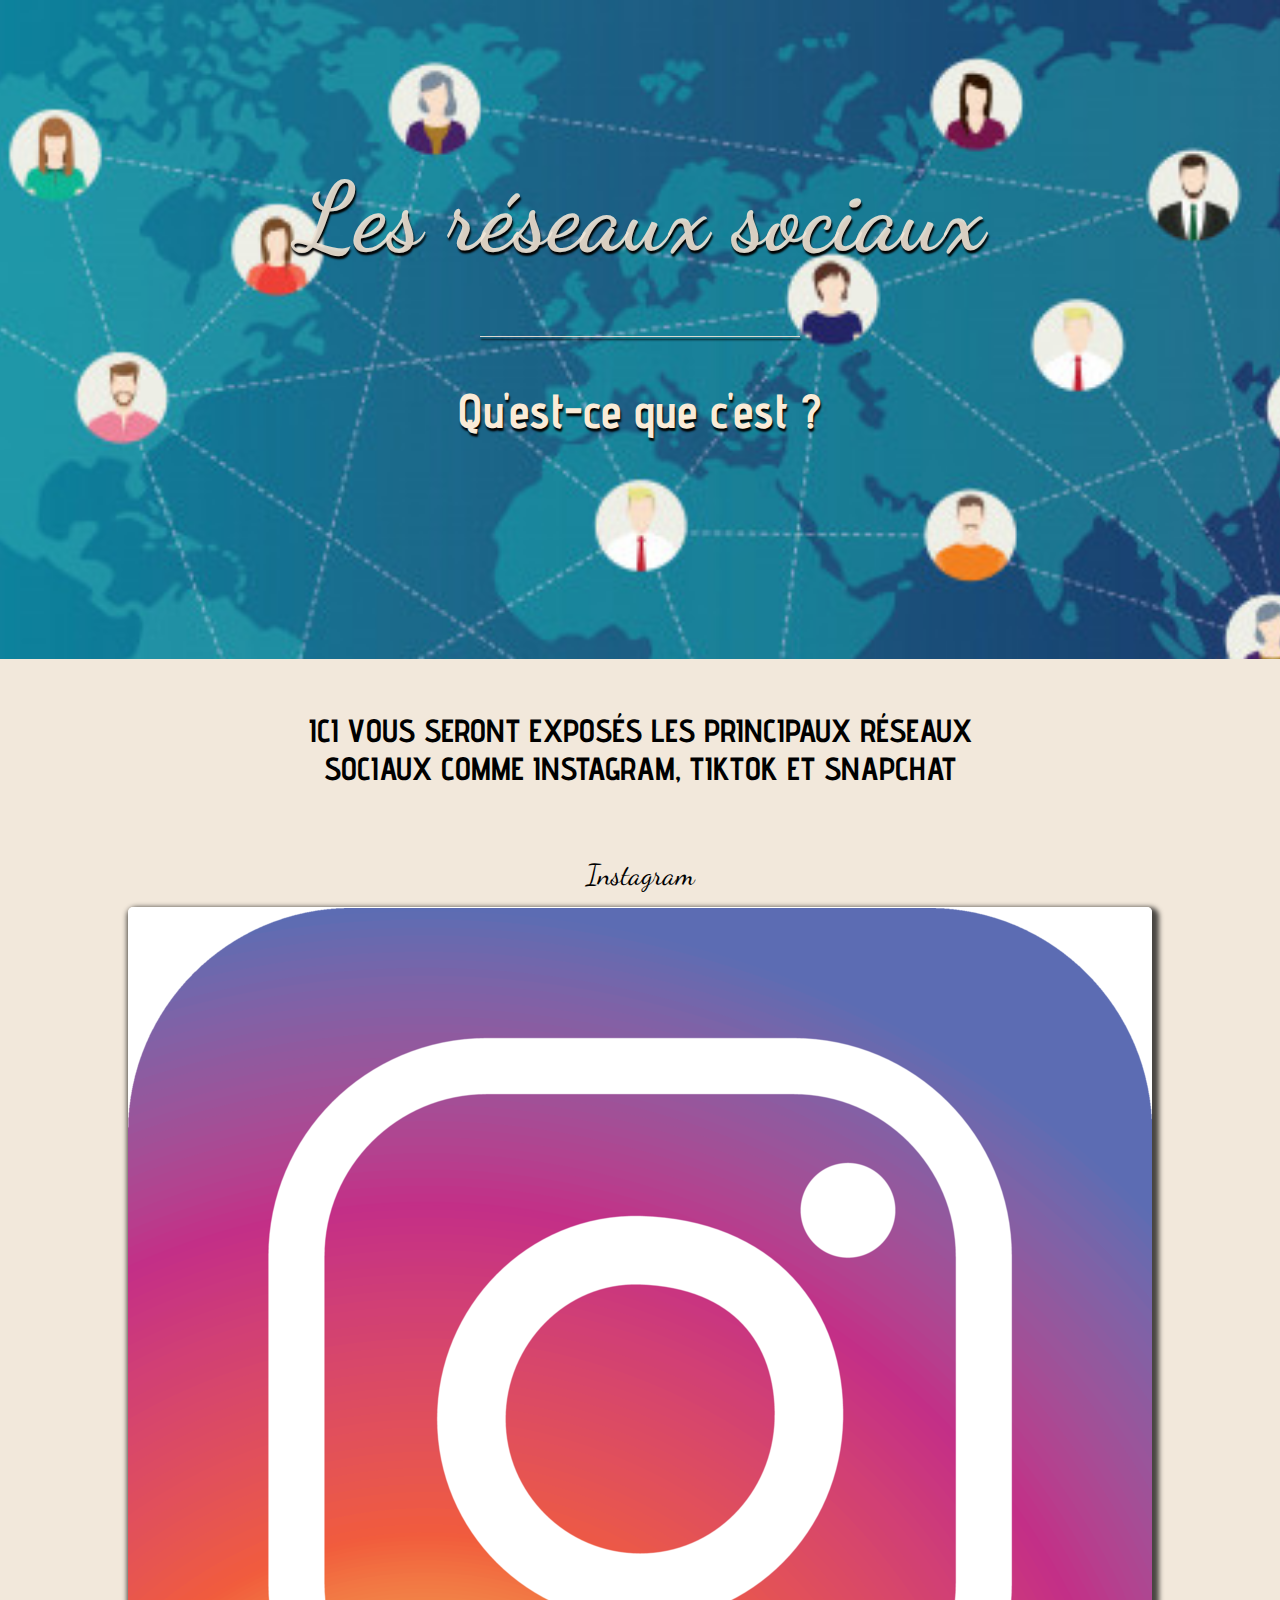
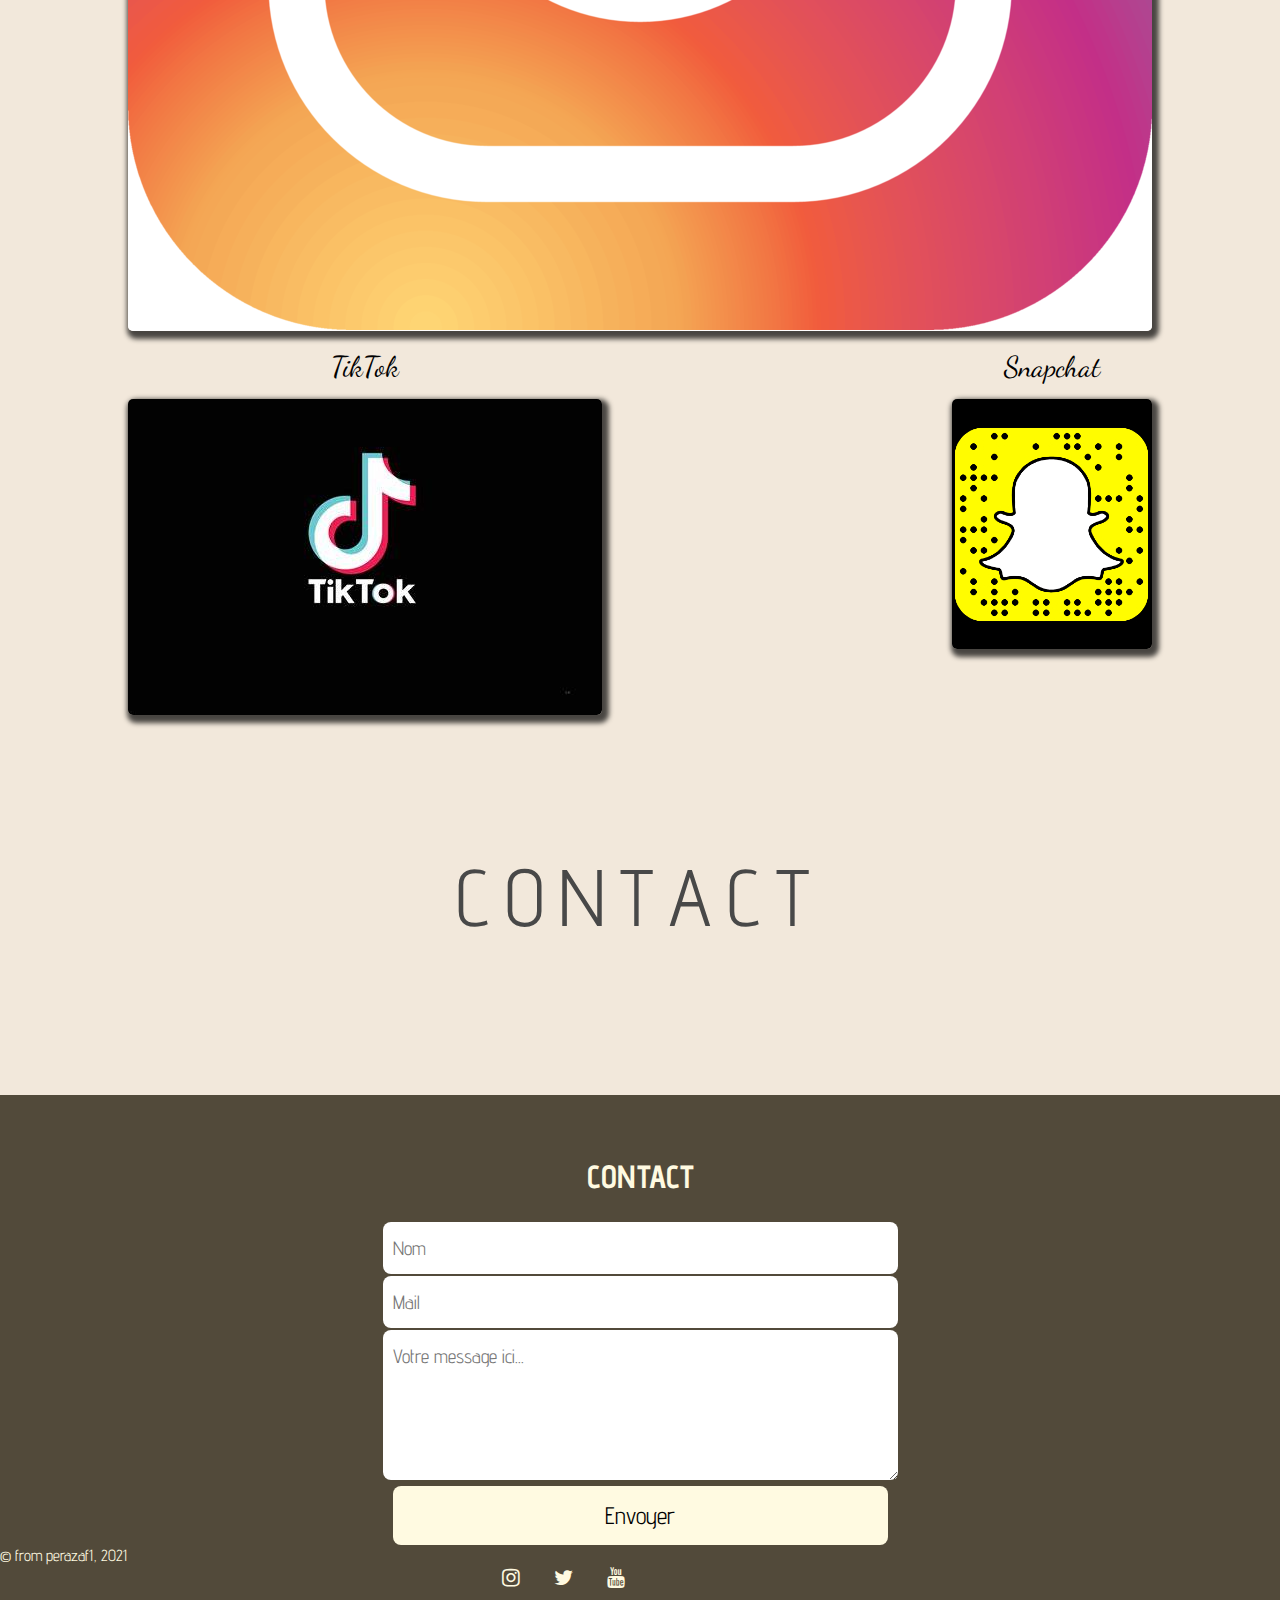
<file: index.html>
<!DOCTYPE html>
<html lang="fr">
<head>
    <meta charset="UTF-8">
    <meta http-equiv="X-UA-Compatible" content="IE=edge">
    <meta name="viewport" content="width=device-width, initial-scale=1.0">
    <meta name="author" content="perazaf1">
    <meta name="copyright" content="perazaf1">
    <meta name="generator" content="Visual Studio Code">
    <meta name="publisher" content="perazaf1">
    <title>Accueil</title>
    <link rel="stylesheet" "type="text/css" href="style.css">
    <link rel="stylesheet" href="https://cdnjs.cloudflare.com/ajax/libs/font-awesome/4.7.0/css/font-awesome.css">
    <link rel="shortcut icon" type="image/png" href="/IMAGES/favicon.png">
</head>
<body>
    <script src="app.js"></script>
    <header>
        <nav class="accueil">
            <ul>
                <li id="logo"><a href="#">Accueil</a></li>
                <li id="logoinsta"><a href="insta.html" target="_blank">Instagram</a></li>
                <li id="logotiktok"><a href="tiktok.html" target="_blank">TikTok</a></li>
                <li id="logosnap"><a href="snapchat.html" target="_blank">Snapchat</a></li>
            </ul>
        </nav>        
        <div id="imageprincipale">
            <h1>Les réseaux sociaux</h1>
            <div id="premiertrait"></div>
            <h3>Qu'est-ce que c'est ?</h3>
        </div>
    </header>
    <section id="presentation">
        <div id="Introduction">
        <h2>Ici vous seront exposés les principaux réseaux sociaux comme Instagram, TikTok et Snapchat</h2>
    </div>
    <div id="differentsreseaux">
        <div class="imagesreseaux">
            <h4>Instagram</h4>
            <a href="insta.html" target="_blank" ><img src="/IMAGES/insta accueil.jpg" alt="logo instagram"></img></a>
        </div>
        <div class="imagesreseaux">
            <h4>TikTok</h4>
            <a href="tiktok.html" target="_blank" ><img src="/IMAGES/tiktok accueil.jpg" alt="logo TikTok"></img></a>
        </div>
        <div class="imagesreseaux">
            <h4>Snapchat</h4>
            <a href="snapchat.html" target="blank"><img src="/IMAGES/snap accueil.jpg" alt="logo snapchat"/></a>
        </div>
    </div>
    </section>
    <div class="loader">
        <span class="lettre">C</span>
        <span class="lettre">O</span>
        <span class="lettre">N</span>
        <span class="lettre">T</span>
        <span class="lettre">A</span>
        <span class="lettre">C</span>
        <span class="lettre">T</span>
    </div>
    <footer>
        <h2>Contact</h2>
        <form>
            <input placeholder="Nom">
            <input placeholder="Mail">
            <textarea placeholder="Votre message ici..."></textarea>
            <button>Envoyer</button>
        </form>
        <div id="deuxiemetrait"></div>
        <div id="copyrighticons">
            <div id="copyright">
                <span>© from perazaf1, 2021</span>
            </div>
            <div id="icons">
                <a href="https://www.instagram.com/_.pe___rzf/"><i class="fa fa-instagram"></i></a>
                <a href="https://www.twitter.com"><i class="fa fa-twitter"></i></a>
                <a href="https://www.youtube.com"><i class="fa fa-youtube"></i></a>
            </div>
        </div>
    </footer>
   
</body>
</html>
</file>
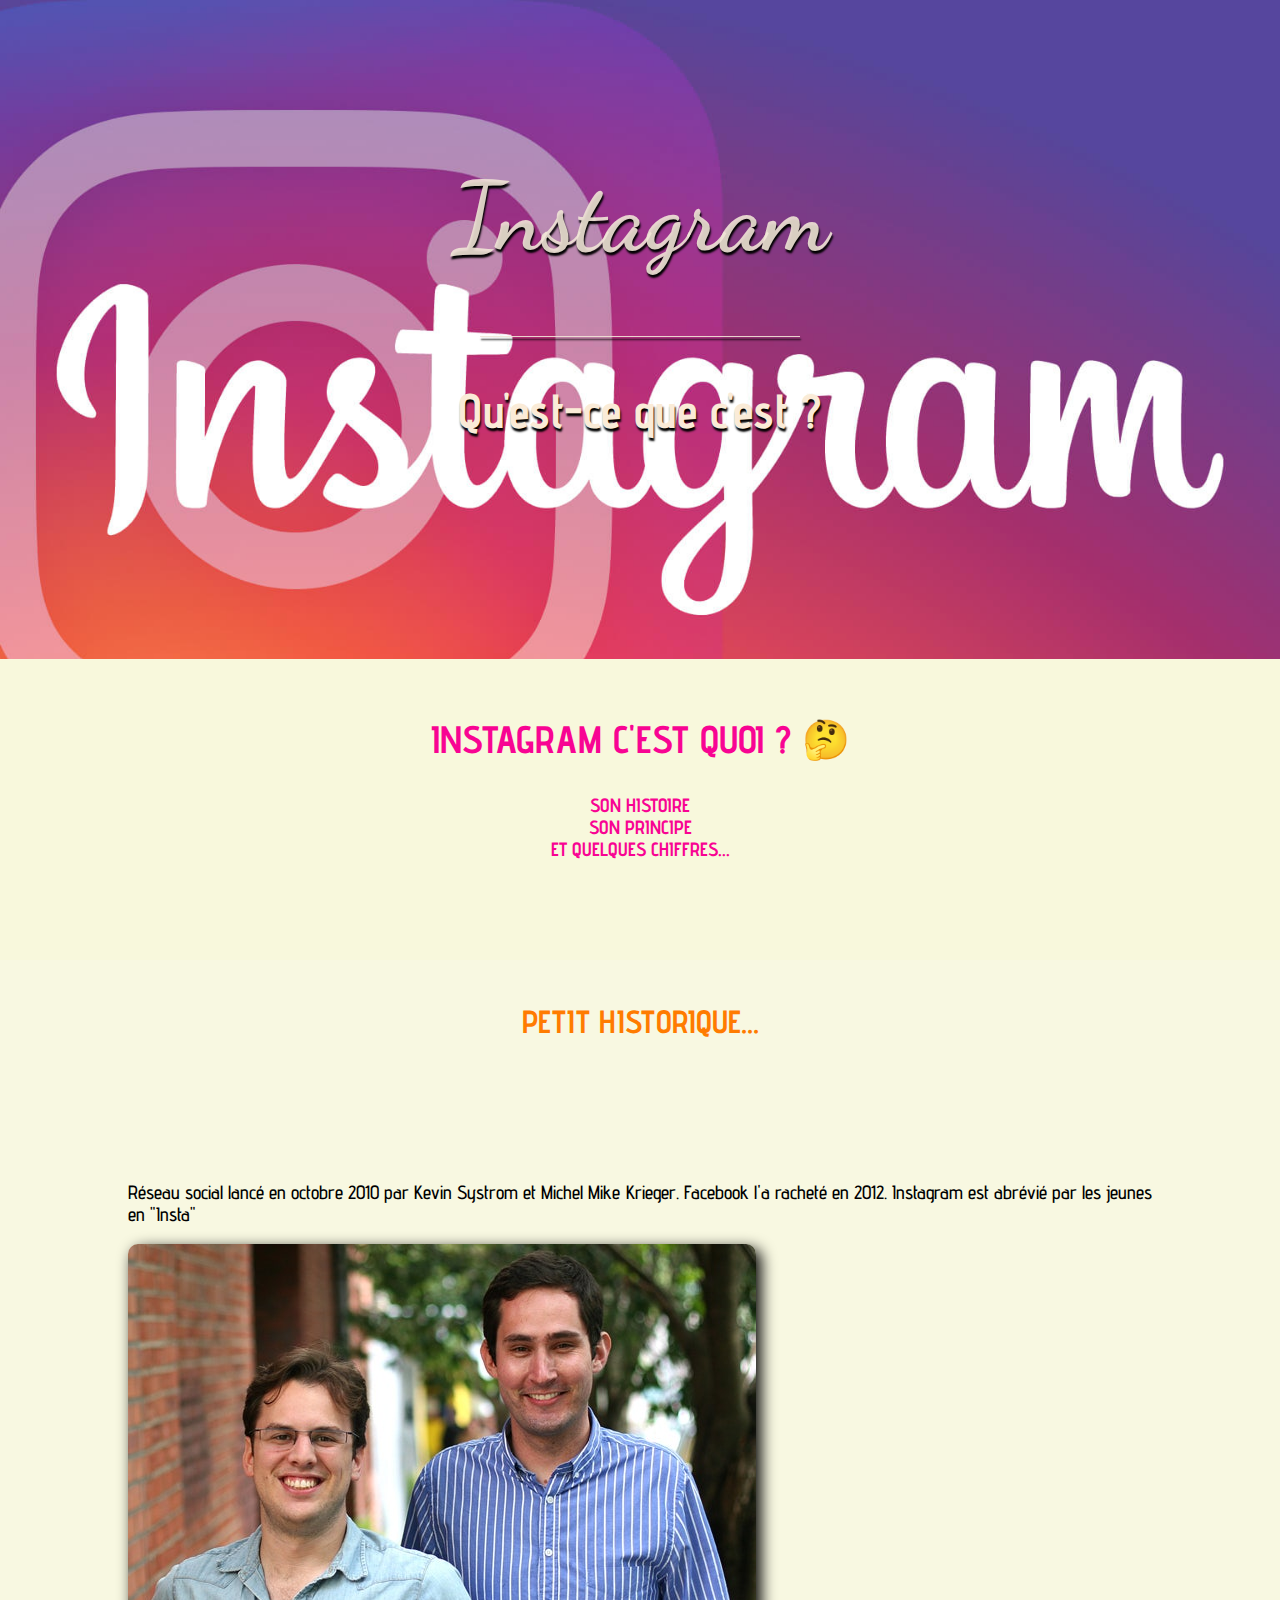
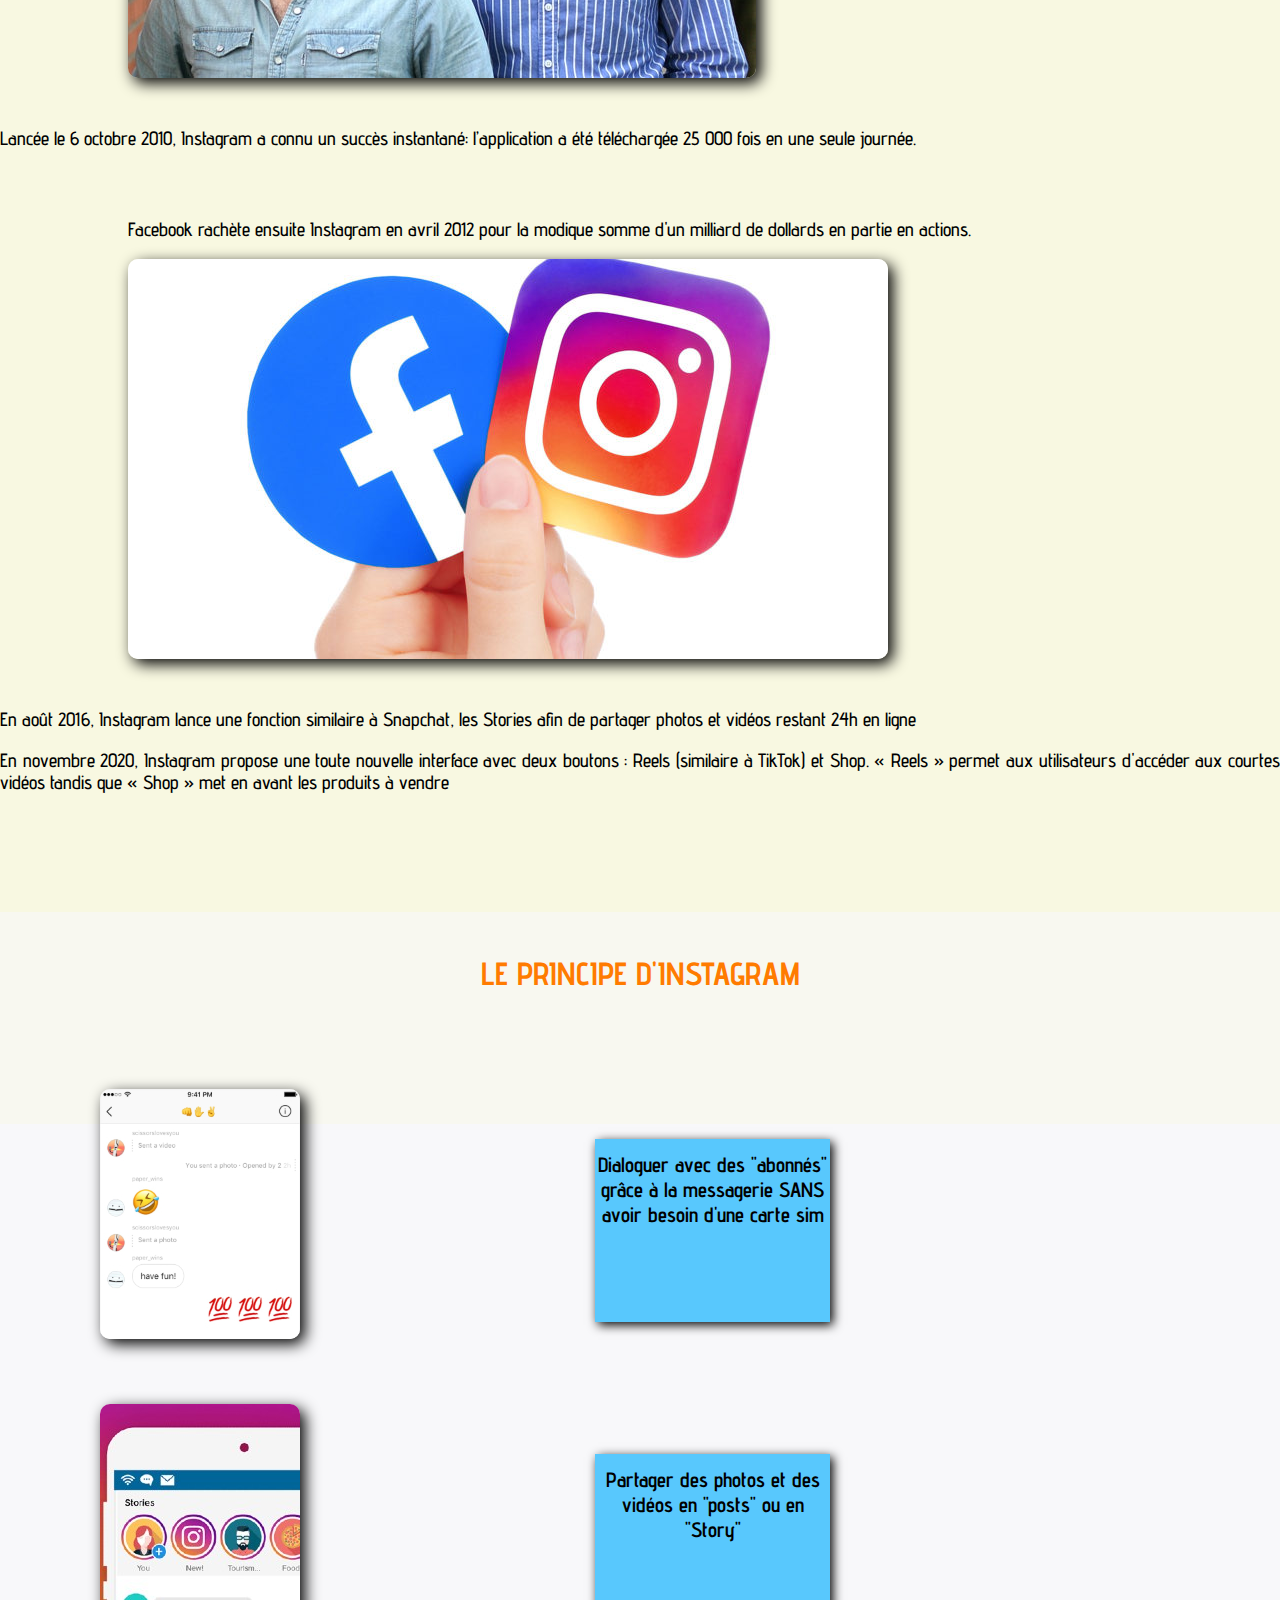
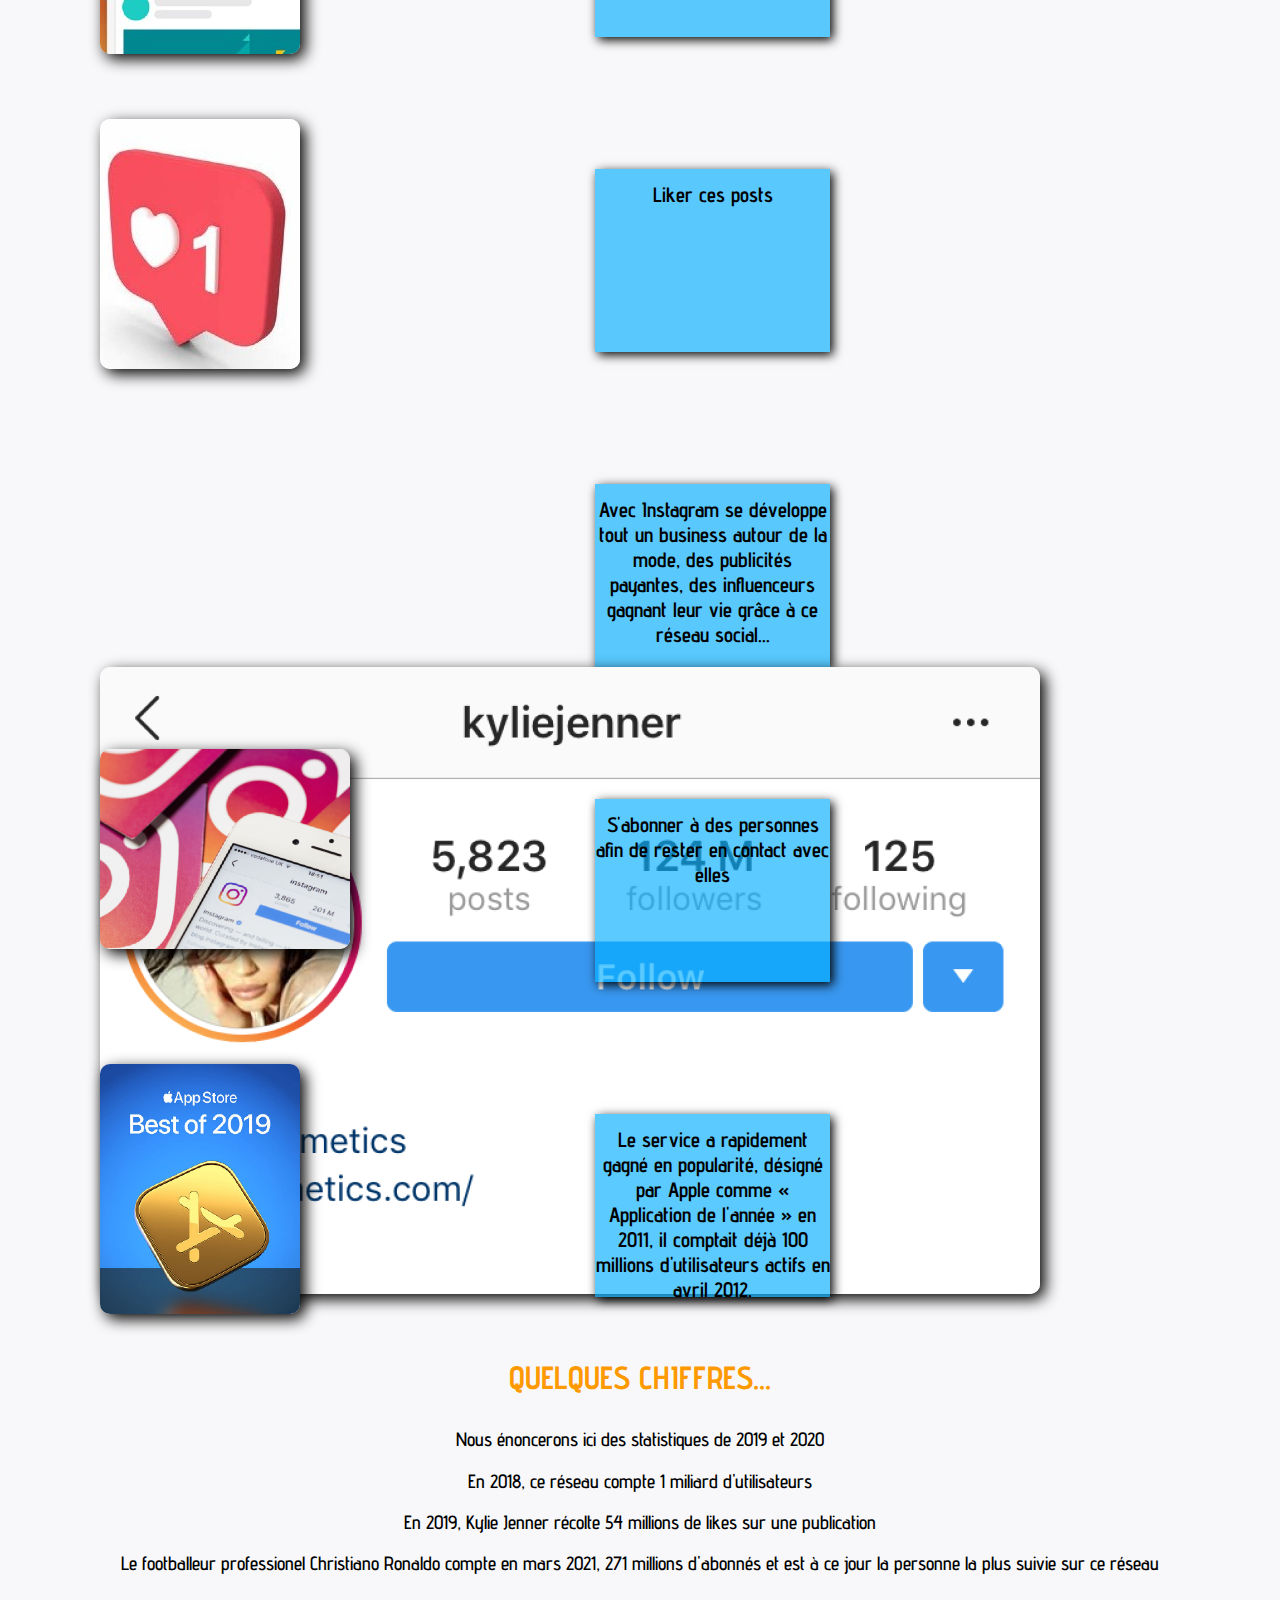
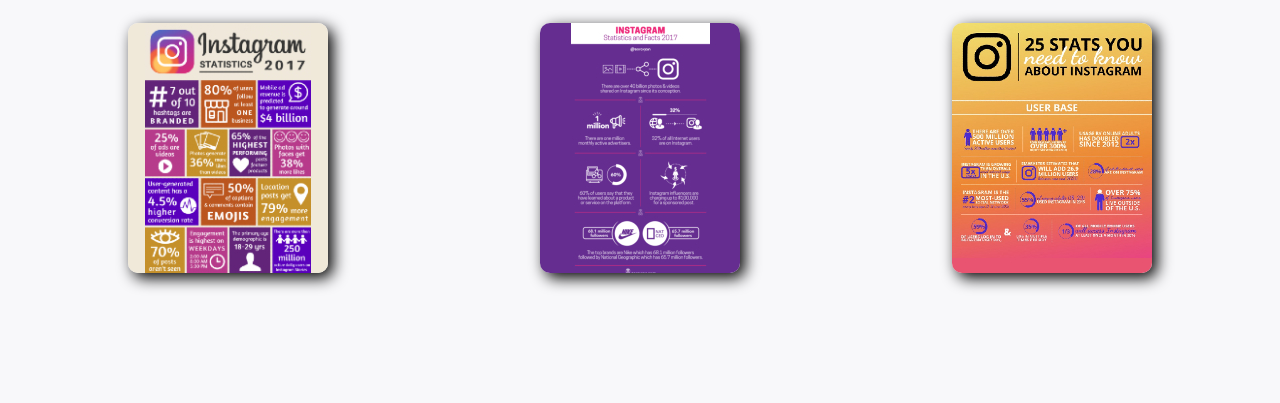
<file: insta.html>
<!DOCTYPE html>
<html lang="fr">

<head>
    <meta charset="UTF-8">
    <meta http-equiv="X-UA-Compatible" content="IE=edge">
    <meta name="viewport" content="width=device-width, initial-scale=1.0">
    <meta name="author" content="perazaf1">
    <meta name="copyright" content="perazaf1">
    <meta name="generator" content="Visual Studio Code">
    <meta name="publisher" content="perazaf1">
    <title>Instagram</title>
    <link rel="stylesheet" "type=" text/css" href="/style.css">
    <link rel="stylesheet" href="https://cdnjs.cloudflare.com/ajax/libs/font-awesome/4.7.0/css/font-awesome.css">
    <link rel="shortcut icon" type="image/png" href="/IMAGES/favinsta.jpg">
</head>
<body>
    <header>
        <nav>
            <ul>
                <li id="logo"><a href="index.html">Accueil</a></li>
                <li id="logoinsta"><a href="insta.html" target="_blank">Instagram</a></li>
                <li id="logotiktok"><a href="tiktok.html" target="_blank">TikTok</a></li>
                <li id="logosnap"><a href="snapchat.html" target="_blank">Snapchat</a></li>
            </ul>
        </nav>
        <div id="fondinsta">
            <h1>Instagram</h1>
            <div id="premiertrait"></div>
            <h3>Qu'est-ce que c'est ?</h3>
        </div>
    </header>
    <section id="instapresentation">
        <div id="instaintro">
            <h2>Instagram c'est quoi ? 🤔</h2>
            <ul>
                <li>Son histoire</li>
                <li>Son principe</li>
                <li>Et quelques chiffres...</li>
            </ul>
        </div>
    </section>
    <section id="instahistoire">
        <div id="instahistoireintro">
            <h3>Petit historique...</h3>
        </div>
        <div class="instahistoireimages"></div>
        <ul>
            <li class="instahistoireimages">
                <p>Réseau social lancé en octobre 2010 par Kevin Systrom et Michel Mike Krieger. Facebook l'a racheté en
                    2012. Instagram est abrévié par les jeunes en "Insta"</p><img src="/IMAGES/instacreateurs.jpg" alt="Crésateurs Instagram">
            </li>
            <li>
                <p>Lancée le 6 octobre 2010, Instagram a connu un succès instantané: l’application a été téléchargée 25
                    000 fois en une seule journée.</p>
            </li>
            <li class="instahistoireimages">
                <p>Facebook rachète ensuite Instagram en avril 2012 pour la modique somme d'un milliard de dollards en
                    partie en actions.</p><img src="/IMAGES/instafacebook.jpg" alt="Instagram racheté par Facebook">
            </li>
            <li>
                <p>En août 2016, Instagram lance une fonction similaire à Snapchat, les Stories afin de partager photos
                    et vidéos restant 24h en ligne</p>
            </li>
            <li>
                <p>En novembre 2020, Instagram propose une toute nouvelle interface avec deux boutons : Reels (similaire
                    à <a class="pages" href="tiktok.html" target="_blank">TikTok</a>) et Shop. « Reels » permet aux
                    utilisateurs d'accéder aux courtes vidéos tandis que « Shop » met en avant les produits à vendre</p>
            </li>
        </ul>
        </div>
    </section>
    <section id="instaprincipe">
        <div id="instaprincipeintro">
            <h3>Le principe d'Instagram</h3>
        </div>
        <ul>
            <li id="instamessage">
                <p>Dialoguer avec des "abonnés" grâce à la messagerie SANS avoir besoin d'une carte sim</p><img
                    src="/IMAGES/instamessage.jpg" alt="Message Instagram">
            </li>
            <li id="storyinsta">
                <p>Partager des photos et des vidéos en "posts" ou en "Story" </p><img src="/IMAGES/instastory.jpg"
                    alt="story instagram">
            </li>
            <li id="likeinsta">
                <p>Liker ces posts</p><img src="/IMAGES/instalike.jpg" alt="like instagram">
            </li>
            <li>
                <p>Avec Instagram se développe tout un business autour de la mode, des publicités payantes, des
                    influenceurs gagnant leur vie grâce à ce réseau social...</p><img src="/IMAGES/insta influencer.jpg"
                    alt="Kylie Jenner">
            </li>
            <li>
                <p>S'abonner à des personnes afin de rester en contact avec elles</p><img src="/IMAGES/instafollow.jpg"
                    alt="follow someone on instagram">
            </li>
            <li id="instaapp">
                <p>Le service a rapidement gagné en popularité, désigné par Apple comme « Application de l'année » en
                    2011, il comptait déjà 100 millions d'utilisateurs actifs en avril 2012.</p><img
                    src="/IMAGES/instaapp.jpg" alt="App of the year">
            </li>
        </ul>
    </section>
    <section id="instachiffres">
        <div id="instachiffresintro">
            <h3>Quelques chiffres...</h3>
        </div>
        <div>
            <ul>
                <li>
                    <p>Nous énoncerons ici des statistiques de 2019 et 2020</p>
                </li>
                <li>
                    <p>En 2018, ce réseau compte 1 miliard d'utilisateurs</p>
                </li>
                <li>
                    <p>En 2019, Kylie Jenner récolte 54 millions de likes sur une publication</p>
                </li>
                <li>
                    <p>Le footballeur professionel Christiano Ronaldo compte en mars 2021, 271 millions d'abonnés et est
                        à ce jour la personne la plus suivie sur ce réseau</p>
                </li>
            </ul>
        </div>
        <div id="instastats">
            <img src="/IMAGES/instastats.jpg"/>
            <img src="/IMAGES/instastats2.jpg"/>
            <img src="/IMAGES/instastats3.jpg">
        </div>
    </section>
</body>
</html>
</file>
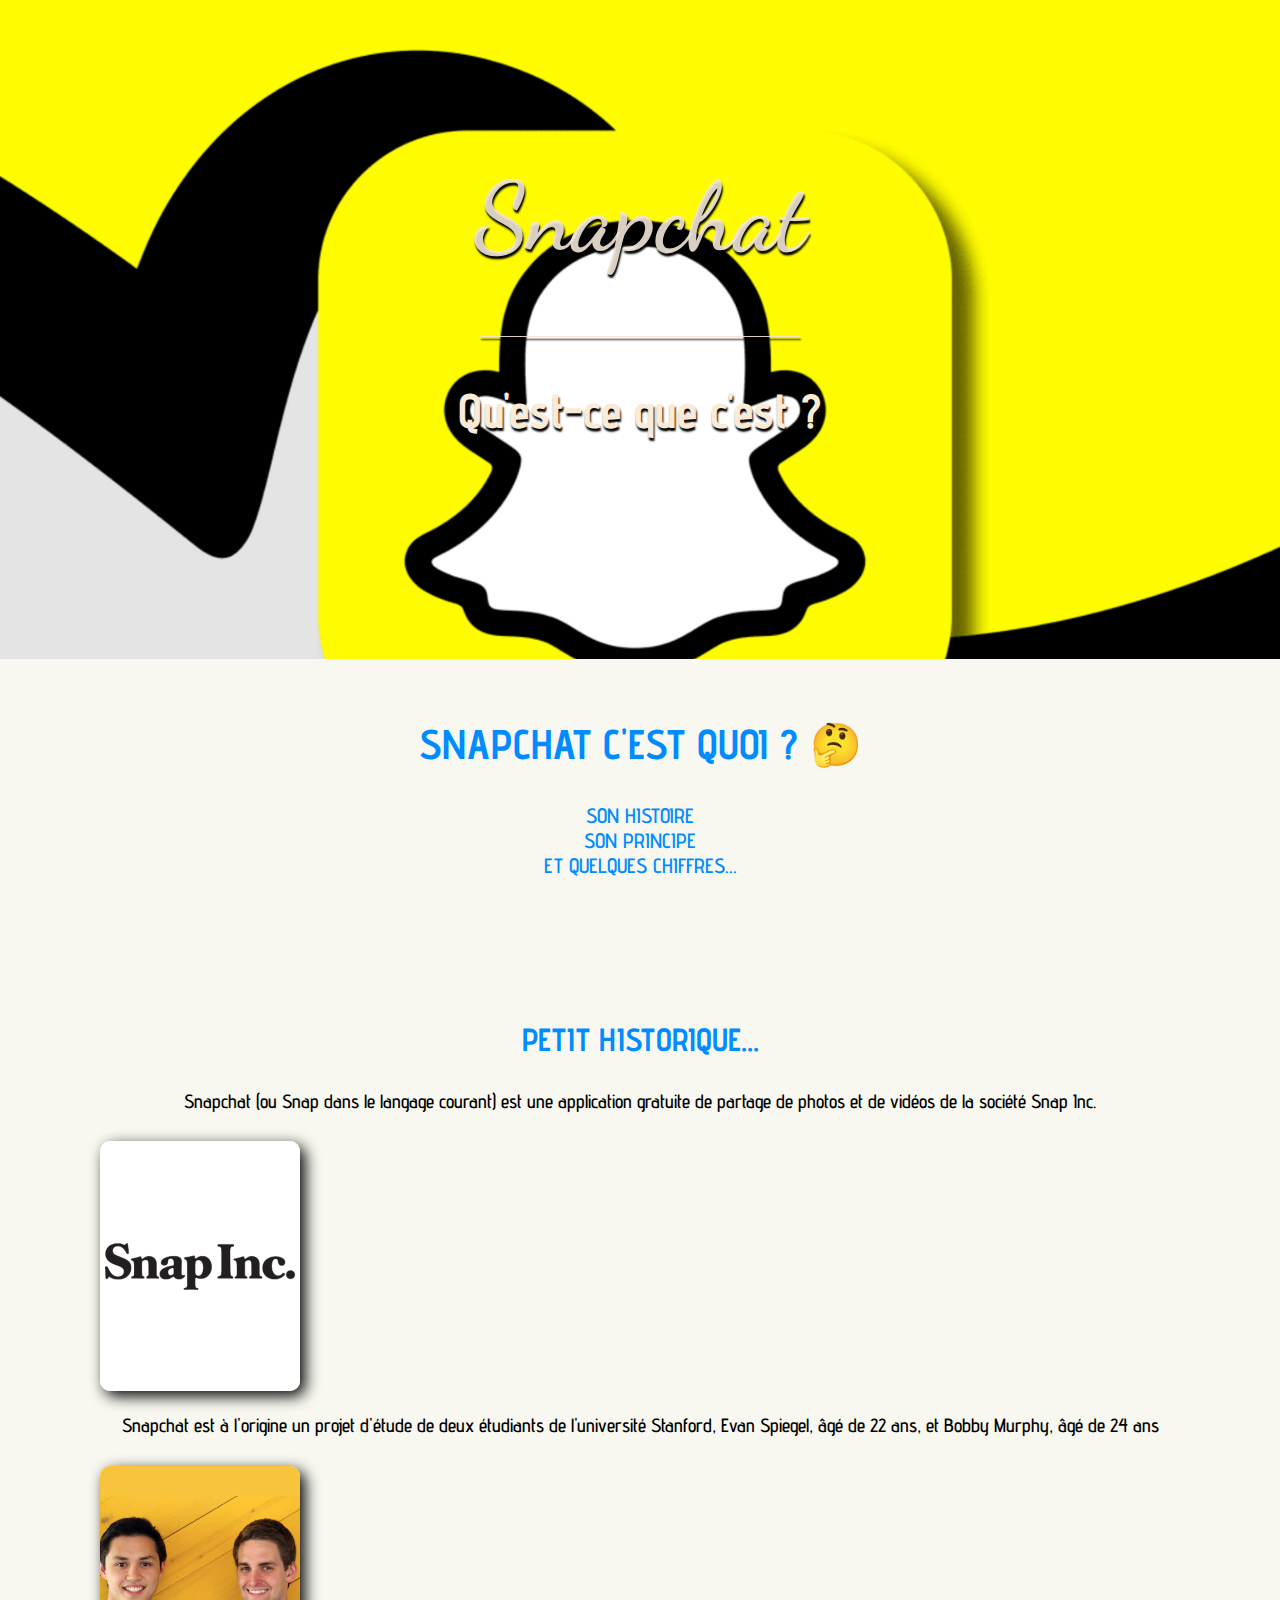
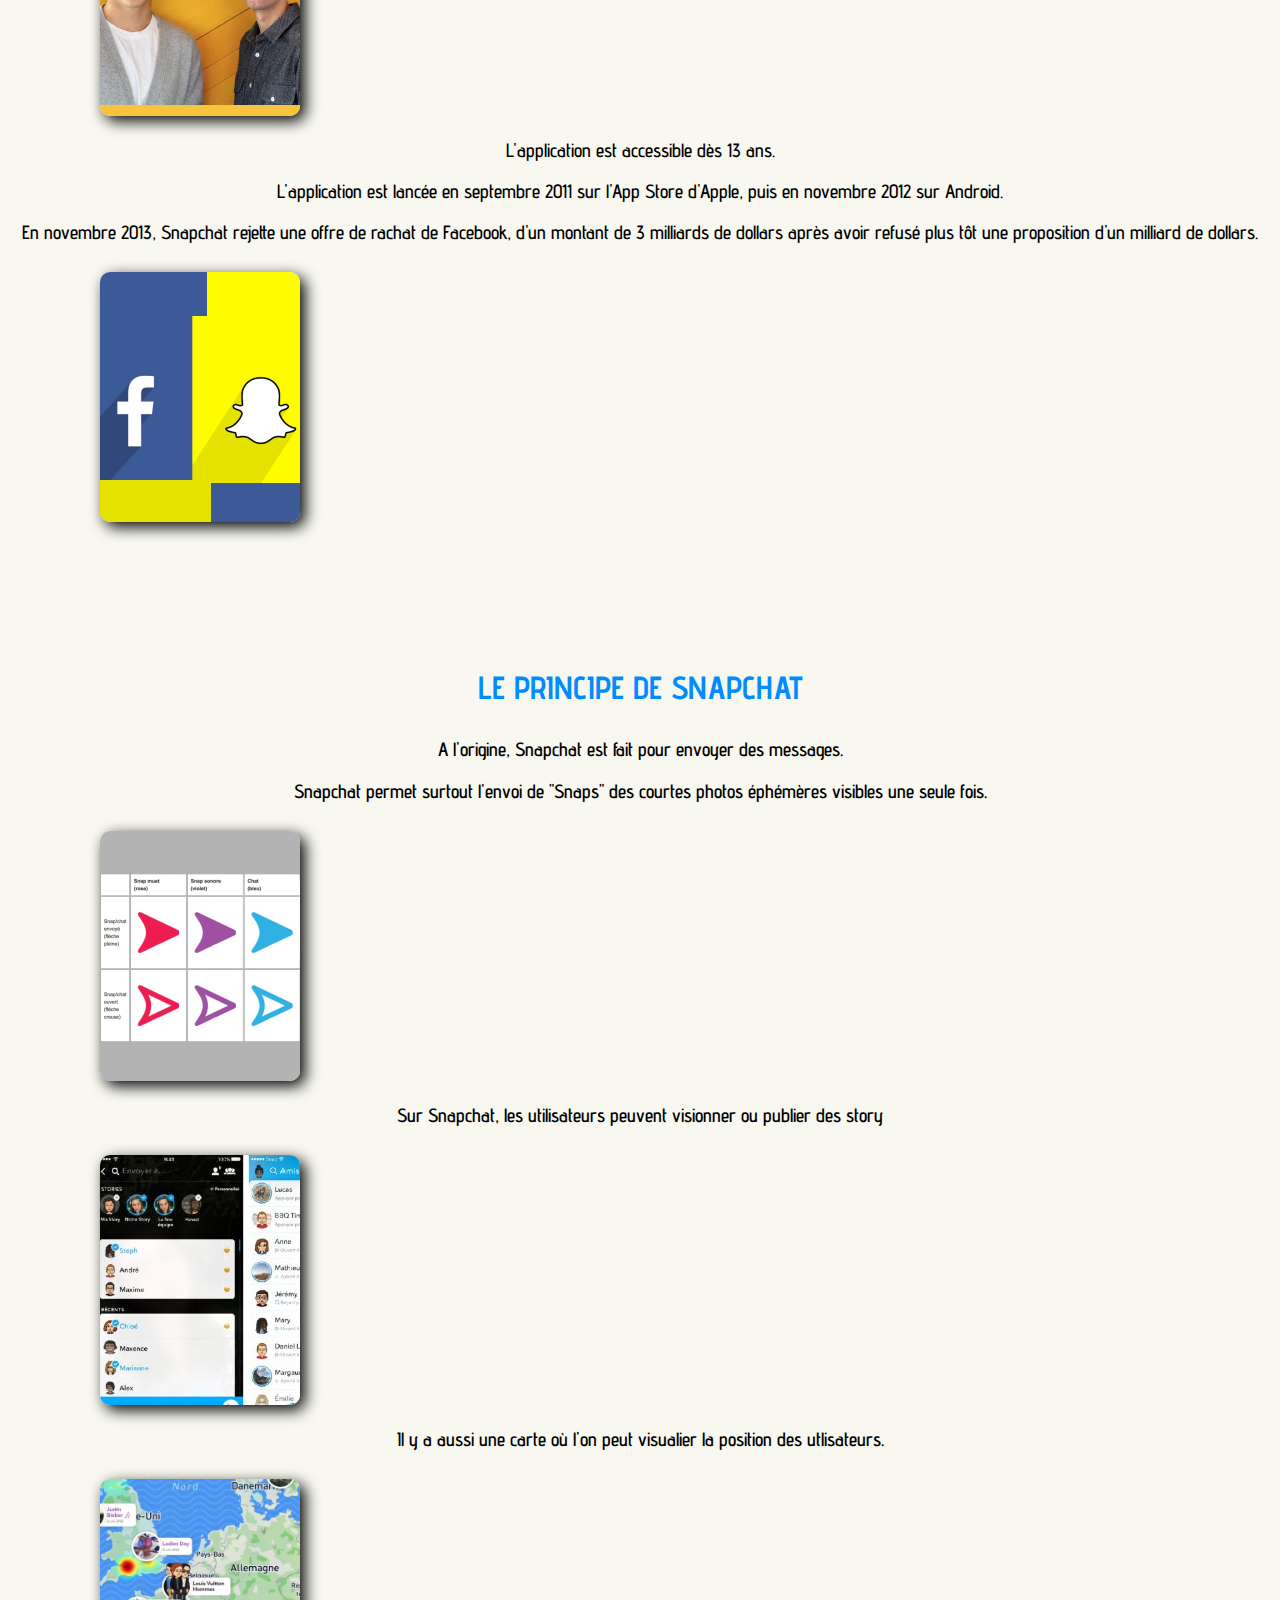
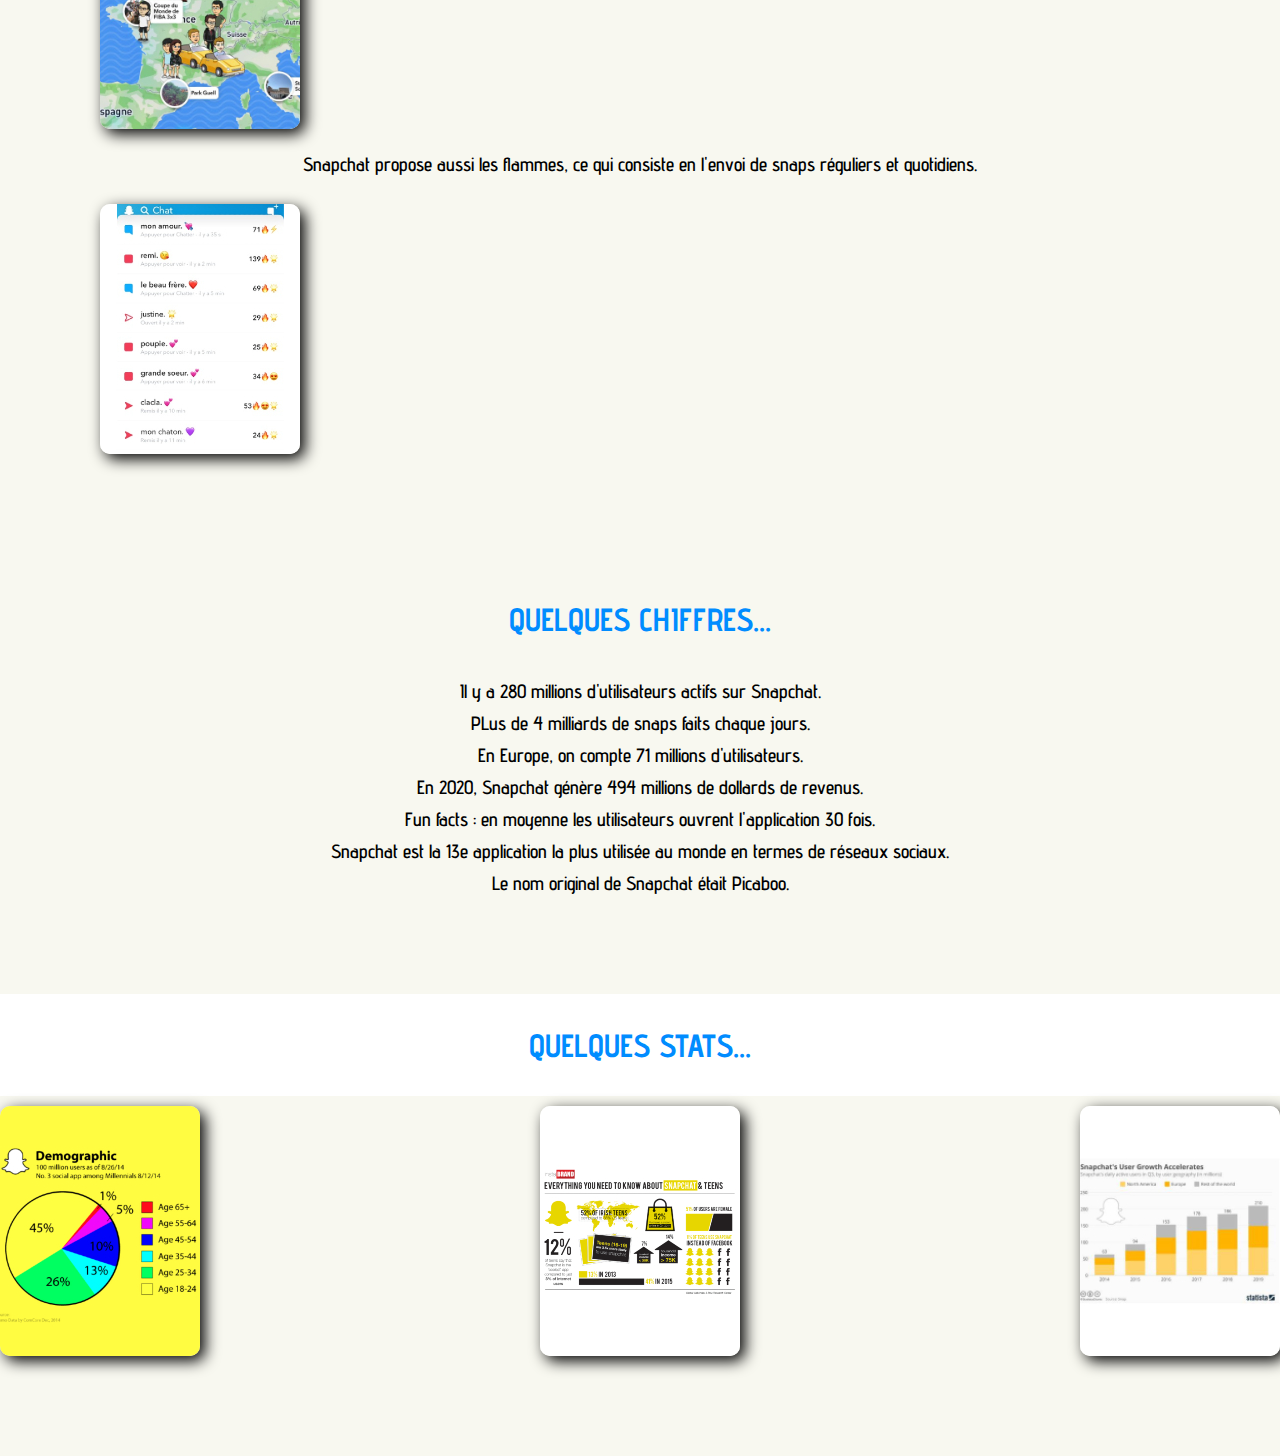
<file: snapchat.html>
<!DOCTYPE html>
<html lang="fr">
  <head>
    <meta charset="UTF-8" />
    <meta http-equiv="X-UA-Compatible" content="IE=edge" />
    <meta name="viewport" content="width=device-width, initial-scale=1.0" />
    <meta name="author" content="perazaf1" />
    <meta name="copyright" content="perazaf1" />
    <meta name="generator" content="Visual Studio Code" />
    <meta name="publisher" content="perazaf1" />
    <title>Snapchat</title>
    <link rel="stylesheet" "type="text/css" href="style.css">
    <link
        rel="stylesheet"
        href="https://cdnjs.cloudflare.com/ajax/libs/font-awesome/4.7.0/css/font-awesome.css"/>
      <link rel="shortcut icon" type="image/png" href="/IMAGES/favsnap.jpg">
  </head>
  <body>
    <header>
      <nav>
        <ul>
          <li id="logo"><a href="index.html">Accueil</a></li>
          <li id="logoinsta">
            <a href="insta.html" target="_blank">Instagram</a>
          </li>
          <li id="logotiktok">
            <a href="tiktok.html" target="_blank">TikTok</a>
          </li>
          <li id="logosnap">
            <a href="snapchat.html" target="_blank">Snapchat</a>
          </li>
        </ul>
      </nav>
      <div id="fondsnap">
        <h1>Snapchat</h1>
        <div id="premiertrait"></div>
        <h3>Qu'est-ce que c'est ?</h3>
      </div>
    </header>
    <section id="snappresentation">
      <div id="snappresentationintro">
        <h2>Snapchat c'est quoi ? 🤔</h2>
        <ul>
          <li>Son histoire</li>
          <li>Son principe</li>
          <li>Et quelques chiffres...</li>
        </ul>
      </div>
    </section>
    <section id="snaphistoire">
      <div class="snaphistoireintro">
        <h3>Petit historique...</h3>
      </div>
      <div class="snaphistoireimages"></div>
      <ul>
        <li class="snaphistoireimages">
          <p>Snapchat (ou Snap dans le langage courant) est une application gratuite de partage de photos et de vidéos de la société Snap Inc.</p>
          <img src="/IMAGES/snapinc.jpg" alt="snap inc."/>
        </li>
        <li class="snaphistoireimages">
          <p>Snapchat est à l'origine un projet d'étude de deux étudiants de l'université Stanford, Evan Spiegel, âgé de 22 ans, et Bobby Murphy, âgé de 24 ans</p>
          <img src="/IMAGES/snap createurs.jpg" alt="créateurs snapchat"/>
        </li>
        <li>
          <p>L'application est accessible dès 13 ans.</p>
        </li>
        <li>
          <p>L'application est lancée en septembre 2011 sur l'App Store d'Apple, puis en novembre 2012 sur Android.</p>
        </li>
        <li class="snaphistoireimages">
          <p>En novembre 2013, Snapchat rejette une offre de rachat de Facebook, d'un montant de 3 milliards de dollars après avoir refusé plus tôt une proposition d'un milliard de dollars.</p>
          <img src="/IMAGES/snapfacebook.jpg" alt="snap facebook"/>
        </li>
      </ul>
    </section>
    <section id="snapprincipe">
      <div id="snapprincipeintro">
        <h3>Le principe de Snapchat</h3>
      </div>
      <ul>
        <li class="snapprincipe">
          <p>A l'origine, Snapchat est fait pour envoyer des messages.</p>
        </li>
        <li class="snapprincipe">
          <p>Snapchat permet surtout l'envoi de "Snaps" des courtes photos éphémères visibles une seule fois.</p>
          <img src="/IMAGES/snapsnap.jpg" alt="snap"/>
        </li>
        <li class="snapprincipe">
          <p>Sur Snapchat, les utilisateurs peuvent visionner ou publier des story</p>
          <img src="/IMAGES/snapstory.jpg" alt="story snap"/>
        </li>
        <li class="snapprincipe">
          <p>Il y a aussi une carte où l'on peut visualier la position des utlisateurs.</p>
          <img src="/IMAGES/snapcarte.jpg" alt="carte snap"/>
        </li>
        <li class="snapprincipe">
          <p>Snapchat propose aussi les flammes, ce qui consiste en l'envoi de snaps réguliers et quotidiens.</p>
          <img src="/IMAGES/snapflammes.jpg" alt="Flammes snap"/>
        </li>
      </ul>
    </section>
    <section id="snapchiffres">
      <div id="snapchiffresintro">
        <h3>Quelques chiffres...</h3>
      </div>
      <ul>
        <li>
          Il y a 280 millions d'utilisateurs actifs sur Snapchat.
        </li>
        <li>
          PLus de 4 milliards de snaps faits chaque jours.
        </li>
        <li>
          En Europe, on compte 71 millions d'utilisateurs.
        </li>
        <li>
          En 2020, Snapchat génère 494 millions de dollards de revenus.
        </li>
        <li>
          Fun facts : en moyenne les utilisateurs ouvrent l'application 30 fois.
        </li>
        <li>
          Snapchat est la 13e application la plus utilisée au monde en termes de réseaux sociaux.
        </li>
        <li>
          Le nom original de Snapchat était Picaboo.
        </li>
      </ul>
    </section>

      <div id="snapstatspresentation">
        <h3>Quelques stats...</h3>
      </div>
      <div id="snapstats">
        <img src="/IMAGES/snapstats1.jpg" alt="snap statistiques"/>
        <img src="/IMAGES/snapstats2.jpg" alt="snap statistiques"/>
        <img src="/IMAGES/snapstats3.jpg" alt="snap statistiques"/>
      </div>
  </body>
</html>
</file>
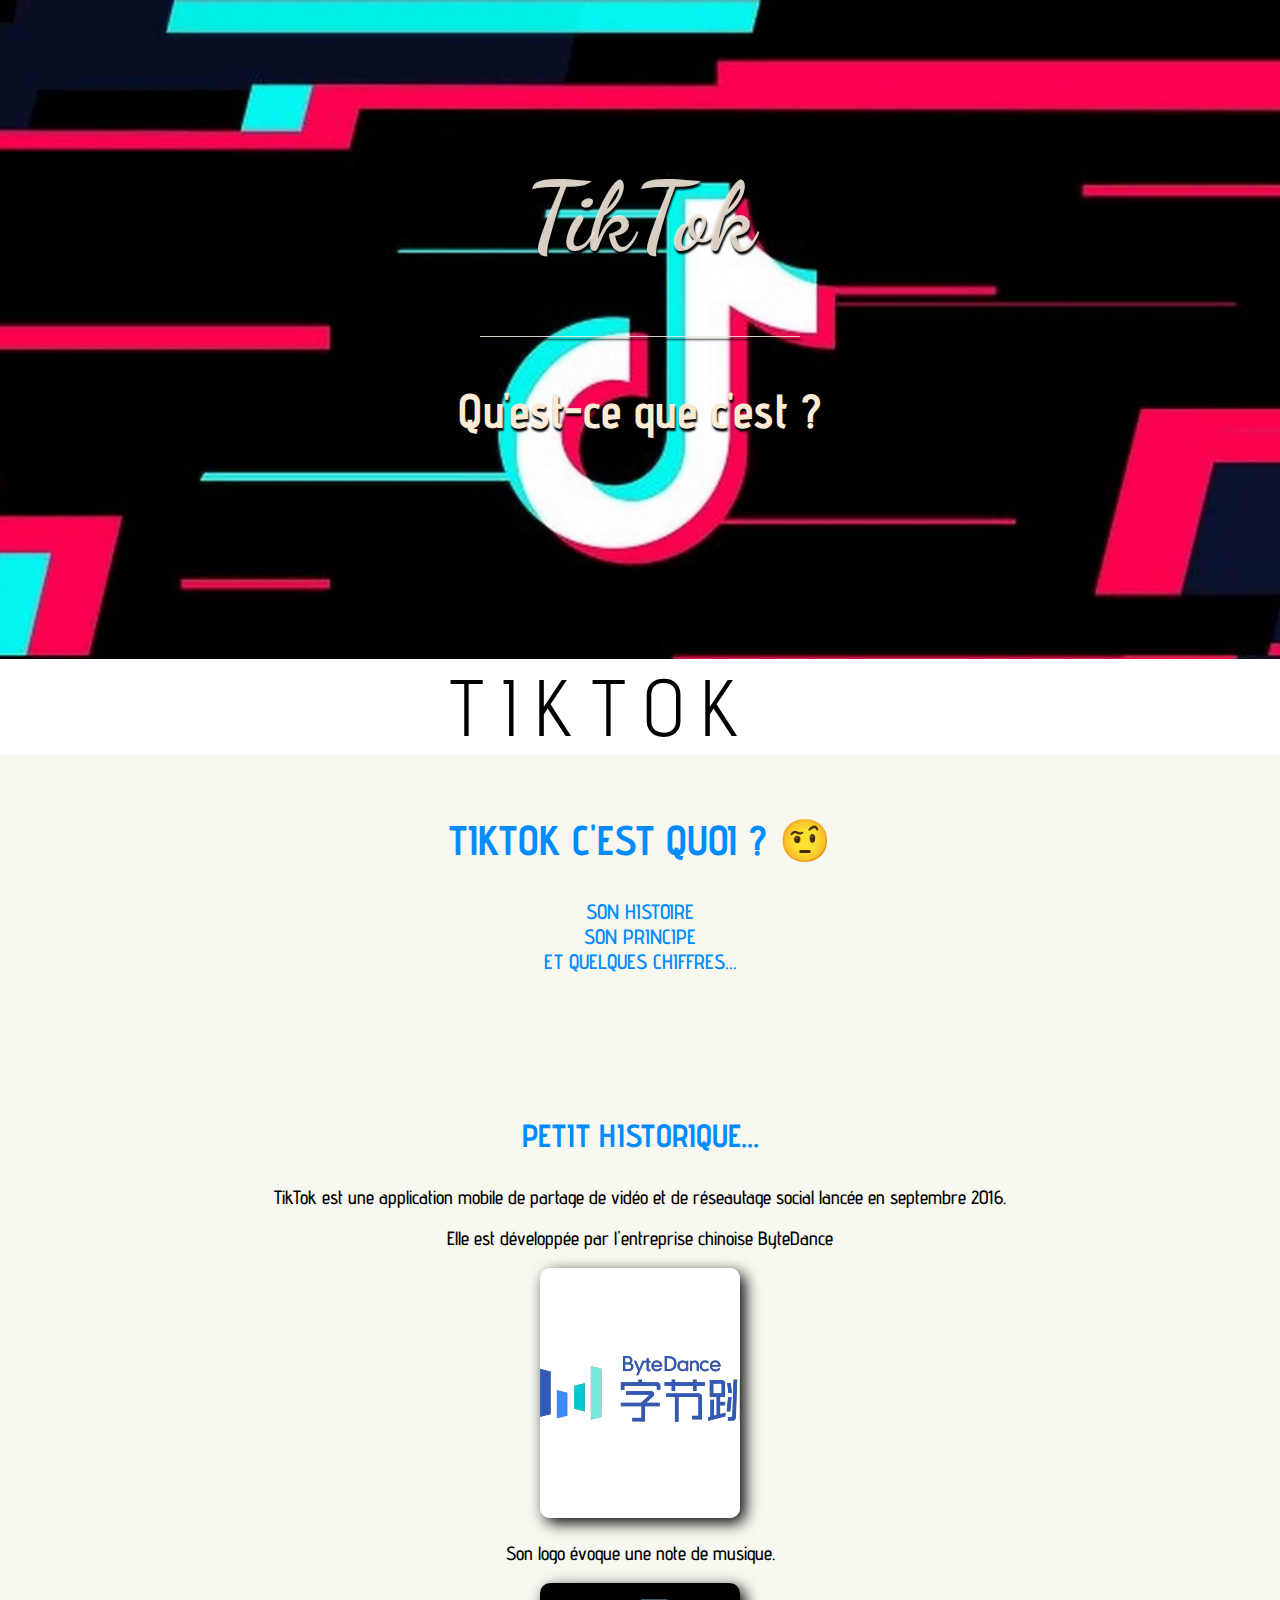
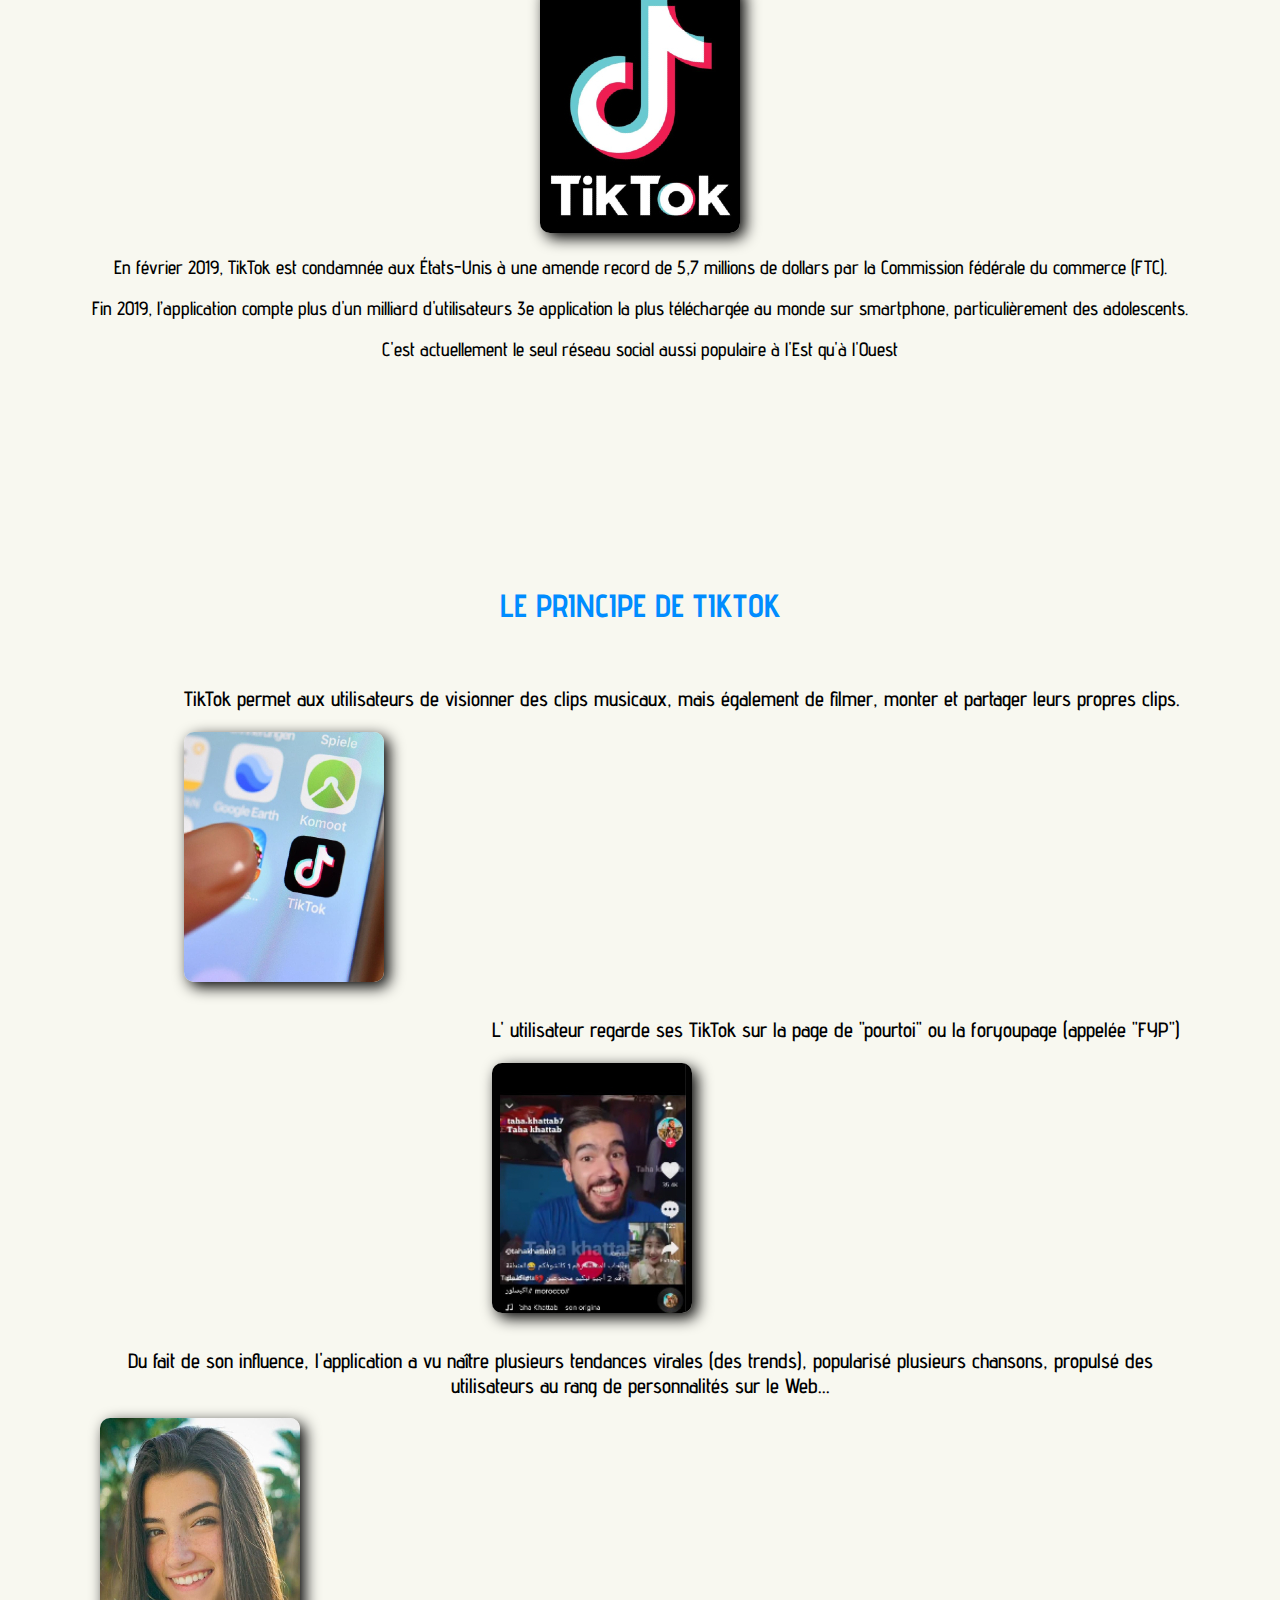
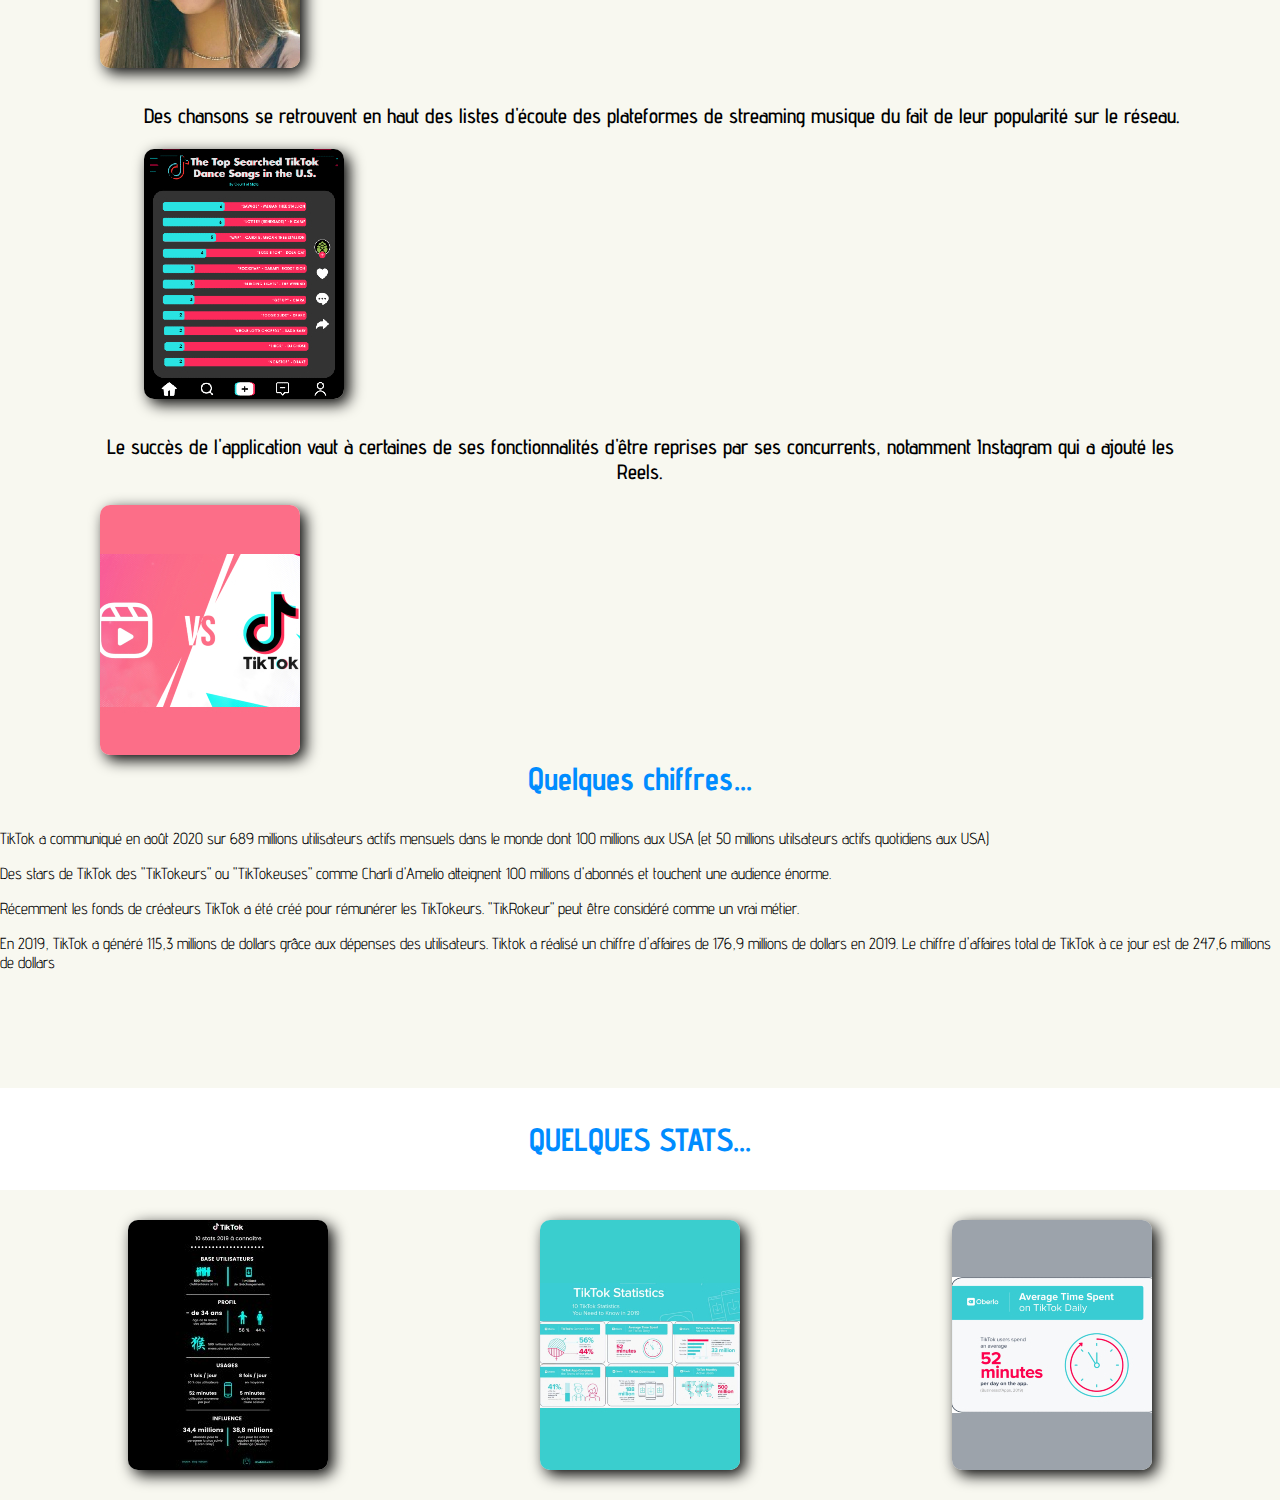
<file: tiktok.html>
<!DOCTYPE html>
<html lang="fr">
<head>
    <meta charset="UTF-8">
    <meta http-equiv="X-UA-Compatible" content="IE=edge">
    <meta name="viewport" content="width=device-width, initial-scale=1.0">
    <title>TikTok</title>
    <link rel="stylesheet" "type="text/css" href="/style.css">
    <link rel="stylesheet" href="https://cdnjs.cloudflare.com/ajax/libs/font-awesome/4.7.0/css/font-awesome.css">
    <link rel="shortcut icon" type="image/png" href="/IMAGES/favtiktok.jpg">
</head>
<body>
    <header>
        <nav>
            <ul>
                <li id="logo"><a href="index.html">Accueil</a></li>
                <li id="logoinsta"><a href="insta.html" target="_blank">Instagram</a></li>
                <li id="logotiktok"><a href="tiktok.html" target="_blank">TikTok</a></li>
                <li id="logosnap"><a href="snapchat.html" target="_blank">Snapchat</a></li>
            </ul>
        </nav>
        <div id="tiktokfond">
            <h1>TikTok</h1>
            <div id="premiertrait"></div>
            <h3>Qu'est-ce que c'est ?</h3>
        </div>
        <div class="tiktoktitre">
            <span class="tiktoklettre">T</span>
            <span class="tiktoklettre">I</span>
            <span class="tiktoklettre">K</span>
            <span class="tiktoklettre">T</span>
            <span class="tiktoklettre">O</span>
            <span class="tiktoklettre">K</span>
        </div>
        </header>
        <section id="tiktokpresentation">
            <div id="tiktokpresentationintro">
                <h2>TikTok c'est quoi ? 🤨</h2>
            <ul>
                <li>Son histoire</li>
                <li>Son principe</li>
                <li>Et quelques chiffres...</li>
            </ul>
            </div>
        </section>
        <section id="tiktokhistoire">
            <div id="tiktokhistoireintro">
                <h3>Petit historique...</h3>
            </div>
            <div class="tiktokhistoireimages"></div>
            <ul>
                <li>
                    <p>TikTok est une application mobile de partage de vidéo et de réseautage social lancée en septembre 2016.</p>
                </li>
                <li class="tiktokhistoireimages">
                    <p> Elle est développée par l'entreprise chinoise ByteDance</p>
                    <img src="/IMAGES/bytedancelogo.jpg">
                </li>
                <li class="tiktokhistoireimages">
                    <p>Son logo évoque une note de musique.</p>
                    <img src="/IMAGES/tiktoklogo.jpg"/>
                </li>
                <li>
                    <p>En février 2019, TikTok est condamnée aux États-Unis à une amende record de 5,7 millions de dollars par la Commission fédérale du commerce (FTC).</p>
                </li>
                <li>
                    <p>Fin 2019, l’application compte plus d'un milliard d'utilisateurs 3e application la plus téléchargée au monde sur smartphone, particulièrement des adolescents.</p>
                </li>
                <li>
                    <p>C'est actuellement le seul réseau social aussi populaire à l'Est qu'à l'Ouest</p>
                </li>
            </ul>
        </section>
        <section id="tiktokprincipe">
            <div id="tiktokprincipeintro">
                <h3>Le principe de TikTok</h3>
            </div>
            <ul>
                <li class="tiktokprincipe1">
                    <p>TikTok permet aux utilisateurs de visionner des clips musicaux, mais également de filmer, monter et partager leurs propres clips.</p>
                    <img src="/IMAGES/tiktokvideo.jpg" alt="vidéo de tiktok"/>
                </li>
                <li class="tiktokprincipe1">
                    <p>L' utilisateur regarde ses TikTok sur la page de "pourtoi" ou la foryoupage (appelée "FYP")</p>
                    <img src="/IMAGES/tiktokfyp.jpg" alt="Tiktok fyp"/>
                </li>
                <li class="tiktokprincipe1"> 
                    <p> Du fait de son influence, l'application a vu naître plusieurs tendances virales (des trends), popularisé plusieurs chansons, propulsé des utilisateurs au rang de personnalités sur le Web...</p>
                    <img src="/IMAGES/tiktokstar.jpg" alt="Charli d'Amelio"/>
                </li>
                <li class="tiktokprincipe1">
                    <p>Des chansons se retrouvent en haut des listes d'écoute des plateformes de streaming musique du fait de leur popularité sur le réseau.</p>
                    <img src="/IMAGES/tiktokcharts.jpg" alt="tiktok charts"/>
                </li>
                <li class="tiktokprincipe1">
                    <p>Le succès de l'application vaut à certaines de ses fonctionnalités d'être reprises par ses concurrents, notamment <a href="insta.html">Instagram</a> qui a ajouté les Reels.</p>
                    <img src="/IMAGES/instareels.jpg" alt="Reels instagram">
                </li>
            </ul>
        </section>

        <section id="tiktokchiffres">
            <div id="tiktokchiffresintro">
                <h3>Quelques chiffres...</h3>
            </div>
            <ul>
                <li>
                    <p>TikTok a communiqué en août 2020 sur 689 millions utilisateurs actifs mensuels dans le monde dont 100 millions aux USA (et 50 millions utilsateurs actifs quotidiens aux USA)</p>
                </li>
                <li>
                    <p>Des stars de TikTok des "TikTokeurs" ou "TikTokeuses" comme Charli d'Amelio atteignent 100 millions d'abonnés et touchent une audience énorme.</p>
                </li>
                <li>
                    <p>Récemment les fonds de créateurs TikTok a été créé pour rémunérer les TikTokeurs. "TikRokeur" peut être considéré comme un vrai métier.</p>
                </li>
                <li>
                    <p>En 2019, TikTok a généré 115,3 millions de dollars grâce aux dépenses des utilisateurs. Tiktok a réalisé un chiffre d'affaires de 176,9 millions de dollars en 2019. Le chiffre d'affaires total de TikTok à ce jour est de 247,6 millions de dollars </p>
                </li>
            </ul>
        </section>
        <section>
        </section>
        <div id="tiktokstatspresentation">
            <h3>Quelques stats...</h3>
        </div>
        <div id="tiktokstats">
            <img src="/IMAGES/tiktokstats.jpg" alt="Stats TikTok"/>
            <img src="/IMAGES/tiktokstats1.jpg" alt="Stats TikTok"/>
            <img src="/IMAGES/tiktokstats3.jpg"alt="Stats TikTok"/>
        </div>
</file>
<file: style.css>
@import url("https://fonts.googleapis.com/css2?family=Advent+Pro:wght@200&family=Dancing+Script&display=swap");

body {
  font-family: "Advent Pro", sans-serif;
  padding: 0;
  margin: 0;
}
ul {
  margin: 0;
  padding: 0;
}
li {
  list-style: none;
}

h2 {
  text-transform: uppercase;
  text-align: center;
  padding-top: 15px;
  font-size: 2em;
}

a {
  text-decoration: none;
  color: black;
}
@keyframes apparition{
  100%{
    opacity: 1;
    transform: none;
  }
}
.accueil{
  background-position: center;
  display: flex;
  align-items: center;
  justify-content: center;
}

/*LOADER*/
.loader{
  background:rgba(240, 229, 215, 0.897);
  display: flex;
  justify-content: center;
  align-items: center;
  margin-bottom: 0px;
}
.lettre {
  color: #484848;
  font-size: 80px;
  letter-spacing: 15px;
  margin-bottom: 150px;
  animation: flash linear 1.2s infinite;
}
@keyframes flash{
  0%{
    color: #fff900;
    text-shadow: 0 0 7px #fff900;
  }
  90%{
    color: #484848;
    text-shadow: none;
  }
  100%{
    color: #fff900;
    text-shadow: 0 0 7px #fff900;
  }
}
.lettre:nth-child(1){
  animation-delay: 0.1s;
}
.lettre:nth-child(2){
  animation-delay: 0.2s;
}
.lettre:nth-child(3){
  animation-delay: 0.3s;
}
.lettre:nth-child(4){
  animation-delay: 0.4s;
}
.lettre:nth-child(5){
  animation-delay: 0.5s;
}
.lettre:nth-child(6){
  animation-delay: 0.6s;
}
.lettre:nth-child(7){
  animation-delay: 0.7s;
}

/*NavBar*/

nav {
  overflow: hidden;
  background-color: rgba(4, 175, 255, 0.658);
  position: fixed;
  width: 100%;
  opacity: 0, 9;
  opacity: 0;
  transform: translateY(-30px);
  animation: apparition 0.4s 0.16s ease-out forwards;
}

header li {
  float: right;
  font-size: 1.2em;
}

header li a {
  text-decoration: none;
  display: block;
  text-align: center;
  padding: 18px 16px;
}
#logoinsta {
  font-family: "Advent Pro", cursive;
  font-weight: bold;
}

#logotiktok {
  font-family: "Advent Pro", cursive;
  font-weight: bold;
}
#logo {
  font-family: "Dancing script", cursive;
  font-weight: bold;
  float: left;
}
#logosnap{
  font-family: "Advent Pro", cursive;
  font-weight: bold;
}

/*Image principale*/
#imageprincipale {
  padding-top: 60px;
  background: url(/IMAGES/imageprincipale.jpg) no-repeat fixed 50% 50%;
  background-size: cover;
  height: 599px;
}

h1 {
  font-family: "Dancing script", cursive;
  text-align: center;
  color: rgba(240, 229, 215, 0.897);
  font-size: 6em;
  margin-top: 100px;
  text-shadow: 1px 3px 2px black;
}


#premiertrait {
  height: 1px;
  width: 25%;
  margin: -3px auto;
  background-color: rgba(240, 229, 215, 0.897);
  box-shadow: 1px 3px 2px black;
}
h3 {
  font-family: "Advent Pro", cursive;
  text-align: center;
  color: antiquewhite;
  font-size: 3em;
  text-shadow: 1px 3px 2px black;
}

/*PRESENTATION*/
#presentation {
  background-color: rgba(240, 229, 215, 0.897);
  padding: 10px 0px 100px 0px;
}
#Introduction {
  padding: 0px 20%;
}
#differentsreseaux {
  display: flex;
  flex-wrap: wrap;
  justify-content: space-between;
  padding: 30px 10%;
}


.imagesreseaux h4 {
  font-family: "Dancing script", cursive;
  text-align: center;
  font-size: 1.8em;
  margin: 15px;
  font-weight: 300;
}


.imagesreseaux img {
  border-radius: 5px;
  box-shadow: 3px 4px 5px 4px rgba(0, 0, 0, 0.7);
}
.imagesreseaux img:hover {
  opacity: 0, 5;
  transform: scale(1.05);
  transition: 0.6s ease-in-out;
}

#logoinsta {
  font-family: "Advent Pro", cursive;
}
/* ******************* FOOTER ******************** */
footer {
  background-color: #524a3a;
  color: #fffae1;
  padding: 20px 0 10px 0;
  text-align: center;
}
form {
  margin: 0 auto;
  max-width: 900px;
}
input,
textarea,
button {
  border: none;
  width: 55%;
  padding: 15px 10px;
  margin: 1px 0;
  font-size: 1.2em;
  font-family: "Advent Pro", sans-serif;
  border-radius: 8px;
}
textarea {
  height: 120px;
}
button {
  font-size: 1.5em;
  background-color: #fffae1;
}
button:hover {
  background-color: #e55039;
  color: #fffae1;
  cursor: pointer;
  transition: 0.3s ease-in-out;
}
#deuxiemeTrait {
  height: 1px;
  width: 75%;
  background-color: #fffae1;
  margin: 60px auto;
}
#copyrightEtIcons {
  display: flex;
  margin-bottom: 20px;
  padding: 0 10%;
}
#copyright {
  width: 50%;
  text-align: left;
  color: #fffae1;
}
#icons {
  width: 50%;
  text-align: right;
}
#icons a {
  display: inline-block;
  padding: 0 15px;
  font-size: 1.3em;
  color: #fffae1;
}
#icons a:hover {
  transform: scale(1.5);
  transition: 0.1s;
}

.pulse-anim{
  width: 200px;
  height: 200px;
  border-radius: 50%;
  background: #000;
  margin: 100px auto 0;
  box-shadow: 0 0 0 0 #000;
  animation: pulse 1.3s infinite;
  margin-bottom: 10em;
}
@keyframes pulse{
    to{
      box-shadow: 0 0 0 18px rgba(0, 0, 0, 0.01);
    }
}
#pulse-anim{
  background-color: rgba(240, 229, 215, 0.897);
}


/*Instagram*/
body {
  font-family: "Advent Pro", sans-serif;
  padding: 0;
  margin: 0;
}
ul {
  margin: 0;
  padding: 0;
}
li {
  list-style: none;
}

h2 {
  text-transform: uppercase;
  text-align: center;
  padding-top: 15px;
  font-size: 2em;
}

a {
  text-decoration: none;
  color: black;
}

#fondinsta {
  padding-top: 60px;
  background: url(/IMAGES/instaimagedefond.jpg) no-repeat fixed 50% 50%;
  background-size: cover;
  height: 599px;
}
.lettreinsta{
  background-color: rgb(248, 248, 220);
  padding: 10px 0px 100px 0px;
}
.lettreintsa {
  color: #484848;
  font-size: 80px;
  letter-spacing: 15px;
  margin-bottom: 150px;
  animation: neon linear 1.2s infinite;
  font-family: 'Advent Pro',cursive;
  margin-top: 50px;
}
@keyframes neon{
  0%{
    color: #ff2600;
    text-shadow: 0 0 7px #ff7b00;
  }
  90%{
    color: #77006d;
    text-shadow: none;
  }
  100%{
    color: #ff2600;
    text-shadow: 0 0 7px #ff7b00;
  }
}
.lettreintsa:nth-child(1){
  animation-delay: 0.1s;
}
.lettreinsta:nth-child(2){
  animation-delay: 0.2s;
}
.lettreinsta:nth-child(3){
  animation-delay: 0.3s;
}
.lettreintsa:nth-child(4){
  animation-delay: 0.4s;
}
.lettreintsa:nth-child(5){
  animation-delay: 0.5s;
}
.lettreintsa:nth-child(6){
  animation-delay: 0.6s;
}
.lettreintsa:nth-child(7){
  animation-delay: 0.7s;
}
.lettreintsa:nth-child(8){
  animation-delay: 0.8s;
}
.lettreintsa:nth-child(9){
  animation-delay: 0.9s;
}
.instatitre{
  background:rgb(248, 248, 220);
  display: flex;
  justify-content: center;
  align-items: center;
  margin-bottom: 0px;
  height: 30px;
  margin-top: 70px;
  font-family: 'Advent Pro', cursive;
}

#instapresentation {
  font-family: "Advent Pro" cursive;
  text-align: center;
  text-transform: uppercase;
  color: black;
  font-size: 1.2em;
  font-weight: bold;
}
#instapresentation {
  background-color: rgb(248, 248, 220);
  padding: 10px 0px 100px 0px;
}
#instaintro {
  margin-top: 10px;
  margin: 0px;
  padding: 0px;
  font-family: "Advent Pro" cursive;
  text-align: center;
  text-transform: uppercase;
  color: rgb(248, 4, 147);
}
#instahistoireintro h3 {
  font-family: "Advent Pro", cursive;
  text-shadow: none;
  text-align: center;
  text-transform: uppercase;
  font-weight: bold;
  color: rgb(255, 123, 0);
  font-size: 2em;
}

#instahistoire {
  background-color: rgb(248, 248, 225);
  padding: 10px 0px 100px 0px;
}
.instahistoireimages {
  display: flex;
  flex-wrap: wrap;
  justify-content: space-between;
  padding: 30px 10%;
}
#instahistoire p {
  font-family: "Advent Pro", cursive;
  font-size: 1.2em;
  font-weight: 550;
  text-shadow: none;
  color: black;
  text-align: justify;
}

.instahistoireimages li {
  margin: 65px 100px 0 100px;
  height: 250px;
  width: 55%;
  max-width: 550px;
  float: left;
}
.instahistoireimages img:hover {
  opacity: 0, 5;
  transform: scale(1.05);
  transition: 0.6s ease-in-out;
}
.instahistoireimages img {
  border-radius: 10px;
  box-shadow: black 5px 5px 15px 0;
}

/*PRINCIPE*/
#instaprincipe {
  background-color: rgb(248, 248, 240);
  padding: 10px 0px 100px 0px;
}
#instaprincipe h3 {
  font-family: "Advent Pro", cursive;
  font-size: 2em;
  font-weight: bold;
  text-align: center;
  text-transform: uppercase;
  text-shadow: none;
  color: rgb(255, 123, 0);
}

#instamessage {
  background-image: url(/IMAGES/instamessage.jpg) no-repeat fixed;
}
#storyintsa {
  background-image: url(/IMAGES/instastory.jpg) no-repeat fixed;
}
#likeinsta {
  background-image: url(/IMAGES/instalike.jpg) no-repeat fixed;
}
#instaapp {
  background-image: url(/IMAGES/instaapp.jpg) no-repeat fixed;
}

#instaprincipe li {
  margin: 65px 100px 0 100px;
  height: 250px;
  width: 55%;
  max-width: 550px;
  float: left;
}
#instaprincipe p {
  font-family: "Advent Pro", cursive;
  font-size: 1.3em;
  font-weight: 650;
  text-align: center;
  height: 170px;
  width: 235px;
  background-color: rgba(4, 175, 255, 0.658);
  float: right;
  margin: 50px -180px 0 0;
  padding-top: 13px;
  box-shadow: 3px 3px 10px 0 black;
}

#instaprincipe #storyinsta {
  float: left;
}
#instaprincipe #instainfluencer {
  float: right;
  background-color: cyan;
  margin-left: -180px;
  box-shadow: -4px 4px 0 1px rgba(15, 154, 156, 1);
}
#instaprincipe img {
  border-radius: 10px;
  box-shadow: black 5px 5px 15px 0;
}
#instaprincipe img:hover {
  opacity: 0, 5;
  transform: scale(1.05);
  transition: 0.6s ease-in-out;
}

/*Quelques chiffres*/
#instachiffresintro h3 {
  text-align: center;
  padding-top: 56em;
  font-family: "Advent Pro", cursive;
  font-size: 2em;
  font-weight: bold;
  color: rgb(255, 153, 0);
  text-shadow: none;
  text-transform: uppercase;
}
#instachiffres {
  background-color: rgb(248, 248, 250);
  padding: 10px 0px 100px 0px;
}
#instachiffres li {
  font-family: "Advent Pro", cursive;
  text-align: center;
  font-size: 1.2em;
  font-weight: 575;
  text-shadow: none;
  text-transform: none;
  color: black;
}
#instastats img:hover {
  opacity: 0, 5;
  transform: scale(1.05);
  transition: 0.6s ease-in-out;
}
#instastats img {
  border-radius: 10px;
  box-shadow: black 5px 5px 15px 0;
}
#instastats {
  display: flex;
  flex-wrap: wrap;
  justify-content: space-between;
  padding: 30px 10%;
}


/*TIKTOK*/
#tiktokfond {
  padding-top: 60px;
  background: url(/IMAGES/tiktokimagefond.jpg) no-repeat fixed 50% 50%;
  background-size: cover;
  height: 599px;
}
.tiktoktitre{
  align-items: center;
  margin-left: 450px;
}
.tiktoklettre {
  color: #000000;
  font-size: 80px;
  letter-spacing: 15px;
  margin-bottom: 150px;
  animation: neontt linear 1.2s infinite;
  font-family: 'Advent Pro',cursive;
  margin-top: 50px;
}
@keyframes neontt{
  0%{
    color: #ff046c;
    text-shadow: 0 0 7px #ff0597ef;
  }
  90%{
    color: #08fff3;
    text-shadow: none;
  }
  100%{
    color: #ff046c;
    text-shadow: 0 0 7px  #ff0597ef;
  }
}
.tiktoklettre:nth-child(1){
  animation-delay: 0.1s;
}
.tiktoklettre:nth-child(2){
  animation-delay: 0.2s;
}
.tiktoklettre:nth-child(3){
  animation-delay: 0.3s;
}
.tiktoklettre:nth-child(4){
  animation-delay: 0.4s;
}
.tiktoklettre:nth-child(5){
  animation-delay: 0.5s;
}
.tiktoklettre:nth-child(6){
  animation-delay: 0.6s;
}

.tikoktitre{
  display: flex;
  justify-content: center;
  align-items: center;
  margin-bottom: 0px;
  height: 30px;
  margin-top: 70px;
  font-family: 'Advent Pro', cursive;
}

#tiktokpresentationintro h2 {
  text-align: center;
  font-family: "Advent Pro", cursive;
  font-weight: bold;
  text-transform: uppercase;
  font-size: 2em;
  color: rgb(0, 140, 255);
}
#tiktokpresentationintro {
  text-align: center;
  font-family: "Advent Pro";
  font-size: 1.3em;
  font-weight: 600;
  text-transform: uppercase;
  color: rgba(0, 140, 265);
}
#tiktokpresentation {
  background-color: rgb(248, 248, 240);
  padding: 10px 0px 100px 0px;
}
#tiktokhistoire {
  background-color: rgb(248, 248, 240);
  padding: 10px 0px 100px 0px;
}
#tiktokhistoireintro h3 {
  text-align: center;
  font-family: "Advent Pro";
  font-size: 2em;
  font-weight: bold;
  text-transform: uppercase;
  color: rgba(0, 140, 280);
  text-shadow: none;
}
#tiktokhistoire li {
  font-family: "Advent Pro", cursive;
  font-weight: 550;
  font-size: 1.2em;
  text-transform: none;
  text-shadow: none;
  color: black;
  text-align: center;
}
#tiktokhistoireimages li {
  margin: 65px 100px 0 0;
  height: 250px;
  width: auto;
  max-width: max-content;
  float: center;
}

.tiktokhistoireimages img {
  border-radius: 10px;
  box-shadow: black 5px 5px 15px 0;
}
.tiktokhistoireimages img:hover {
  opacity: 0, 5;
  transform: scale(1.05);
  transition: 0.6s ease-in-out;
}

#tiktokprincipe h3 {
  text-align: center;
  text-transform: uppercase;
  font-family: "Advent Pro", cursive;
  font-size: 2em;
  font-weight: bold;
  padding-top: 2em;
  text-shadow: none;
  color: rgba(0, 140, 280);
}
#tiktokprincipe {
  background-color: rgb(248, 248, 240);
  padding: 10px 0px 100px 0px;
}

.tiktokprincipe1 img {
  border-radius: 10px;
  box-shadow: black 5px 5px 15px 0;
  position: relative;
}
.tiktokprincipe1 img:hover {
  opacity: 0, 5;
  transform: scale(1.05);
  transition: 0.6s ease-in-out;
}
#tiktokprincipe p {
  text-align: center;
  text-transform: none;
  font-family: "Advent Pro", cursive;
  font-size: 1.3em;
  font-weight: 575;
  text-shadow: none;
  color: black;
}
.tiktokprincipe1 {
  margin: 10px 100px 0px 100px;
  width: auto;
  max-width: max-content;
  float: right;
}

#tiktokchiffres {
  background-color: rgb(248, 248, 240);
  padding: 10px 0px 100px 0px;
}
#tiktokchiffresintro h3 {
  padding-top: 32em;
  text-align: center;
  text-shadow: none;
  font-family: "Advent Pro", cursive;
  font-size: 2em;
  font-weight: bold;
  color: rgb(0, 140, 255);
}
#tiktokstats {
  display: flex;
  flex-wrap: wrap;
  justify-content: space-between;
  padding: 30px 10%;
}
#tiktokstats img {
  border-radius: 10px;
  box-shadow: black 5px 5px 15px 0;
}
#tiktokstats img:hover {
  opacity: 0, 5;
  transform: scale(1.05);
  transition: 0.6s ease-in-out;
}
#tiktokstats {
  background-color: rgb(248, 248, 240);
}
#tiktokstatspresentation h3 {
  font-family: "Advent Pro", cursive;
  text-align: center;
  font-size: 2em;
  font-weight: bold;
  color: rgb(0, 140, 255);
  text-shadow: none;
  text-transform: uppercase;
}
#tiktokpresentation div {
  background-color: rgb(248, 248, 240);
}

/*Snapchat*/

#fondsnap{
    padding-top: 60px;
    background:url(/IMAGES/snapchatimagedefond.jpg) no-repeat fixed 50% 50%;
    background-size: cover;
    height: 599px;
}
#snappresentation{
  background-color: rgb(248, 248, 240);
  padding: 10px 0px 100px 0px;
} 
#snappresentationintro{
  text-align: center;
  font-family: "Advent Pro",cursive;
  font-size:  1.3em;
  font-weight: 600;
  text-transform: uppercase;
  color: rgba(0, 140, 265)
}
#snappresentation h2{
  text-align: center;
  font-family: "Advent Pro", cursive;
  font-weight: bold;
  text-transform: uppercase;
  font-size: 2em;
  color: rgb(0, 140, 255);
}


#snaphistoire p{
  font-family: "Advent Pro", cursive;
  font-weight: 570;
  font-size: 1.2em;
  text-transform: none;
  text-shadow: none;
  color: black;
  text-align: center;
}
#snaphistoire h3{
  text-align: center;
  font-family: "Advent Pro";
  font-size: 2em;
  font-weight: bold;
  text-transform: uppercase;
  color: rgba(0, 140, 280);
  text-shadow: none;
}
#snaphistoire{
  background-color: rgb(248, 248, 240);
  padding: 10px 0px 100px 0px;
}
.snaphistoireimages img{
  margin: 10px 100px 0px 100px;
  width: auto;
  max-width: max-content;
  margin-right: 100px;
  float: unset;
}
.snaphistoireimages img {
  border-radius: 10px;
  box-shadow: black 5px 5px 15px 0;
}
.snaphistoireimages img:hover {
  opacity: 0, 5;
  transform: scale(1.05);
  transition: 0.6s ease-in-out;
}

#snapprincipe{
  background-color: rgb(248, 248, 240);
  padding: 10px 0px 100px 0px;
}
#snapprincipeintro h3{
  font-family: "Advent Pro", cursive;
  text-align: center;
  font-size: 2em;
  font-weight: bold;
  color: rgb(0, 140, 255);
  text-shadow: none;
  text-transform: uppercase;
}
#snapprincipe p{
  font-family: "Advent Pro", cursive;
  font-weight: 590;
  font-size: 1.2em;
  text-transform: none;
  text-shadow: none;
  color: black;
  text-align: center;
}
.snapprincipe img{
  border-radius: 10px;
  box-shadow: black 5px 5px 15px 0;
}
.snapprincipe img:hover{
  opacity: 0, 5;
  transform: scale(1.05);
  transition: 0.6s ease-in-out;
}
.snapprincipe img{
  margin: 10px 100px 0px 100px;
  width: auto;
  max-width: max-content;
  margin-right: 100px;
  align-items: center;
  justify-content: center;
}

#snapchiffres{
  background-color: rgb(248, 248, 240);
  padding: 10px 0px 100px 0px;
}
#snapchiffresintro h3{
  font-family: "Advent Pro", cursive;
  text-align: center;
  font-size: 2em;
  font-weight: bold;
  color: rgb(0, 140, 255);
  text-shadow: none;
  text-transform: uppercase;
}
#snapchiffres li{
  font-family: "Advent Pro", cursive;
  font-weight: 590;
  font-size: 1.2em;
  text-transform: none;
  text-shadow: none;
  color: black;
  text-align: center;
  padding-top: 10px;
}

#snapstats{
  background-color: rgb(248, 248, 240);
  padding: 10px 0px 100px 0px;
}
#snapstatspresentation h3{
  font-family: "Advent Pro", cursive;
  text-align: center;
  font-size: 2em;
  font-weight: bold;
  color: rgb(0, 140, 255);
  text-shadow: none;
  text-transform: uppercase;
}
#snapsstatspresentation{
  background-color: rgb(248, 248, 240);
  padding: 10px 0px 100px 0px;
}


#snapstats {
  padding-top: 10px;
  display: flex;
  flex-wrap: wrap;
  justify-content: space-between;
  padding: 30px 10%;
}
#snapstats img {
  border-radius: 10px;
  box-shadow: black 5px 5px 15px 0;
}
#snapstats img:hover {
  opacity: 0, 5;
  transform: scale(1.05);
  transition: 0.6s ease-in-out;
}
#snapstats{
  background-color: rgb(248, 248, 240);
  padding: 10px 0px 100px 0px; 
}

.snaplettre {
  color: #000000;
  font-size: 80px;
  letter-spacing: 10px;
  margin-bottom: 150px;
  animation: neonsnap linear 1.2s infinite;
  font-family: 'Advent Pro',cursive;
  margin-top: 50px;
}

@keyframes neonsnap{
  0%{
    color: #ffee00;
    text-shadow: 0 0 7px #cc8809;
  }
  90%{
    color: #ff7708;
    text-shadow: none;
  }
  100%{
    color: #ffee00;
    text-shadow: 0 0 7px #cc8809;
  }
}

.snaplettre:nth-child(1){
  animation-delay: 0.1s;
}
.snaplettre:nth-child(2){
  animation-delay: 0.2s;
}
.snaplettre:nth-child(3){
  animation-delay: 0.3s;
}
.snaplettre:nth-child(4){
  animation-delay: 0.4s;
}
.tiktoklettre:nth-child(5){
  animation-delay: 0.5s;
}
.snaplettre:nth-child(6){
  animation-delay: 0.6s;
}
.snaplettre:nth-child(7){
  animation-delay: 0.7s;
}
.snaplettre:nth-child(8){
  animation-delay: 0.8s;
}

.snaptitre{
  display: flex;
  justify-content: center;
  align-items: center;
  margin-bottom: 0px;
  height: 30px;
  margin-top: 70px;
  font-family: 'Advent Pro', cursive;
}
</file>
